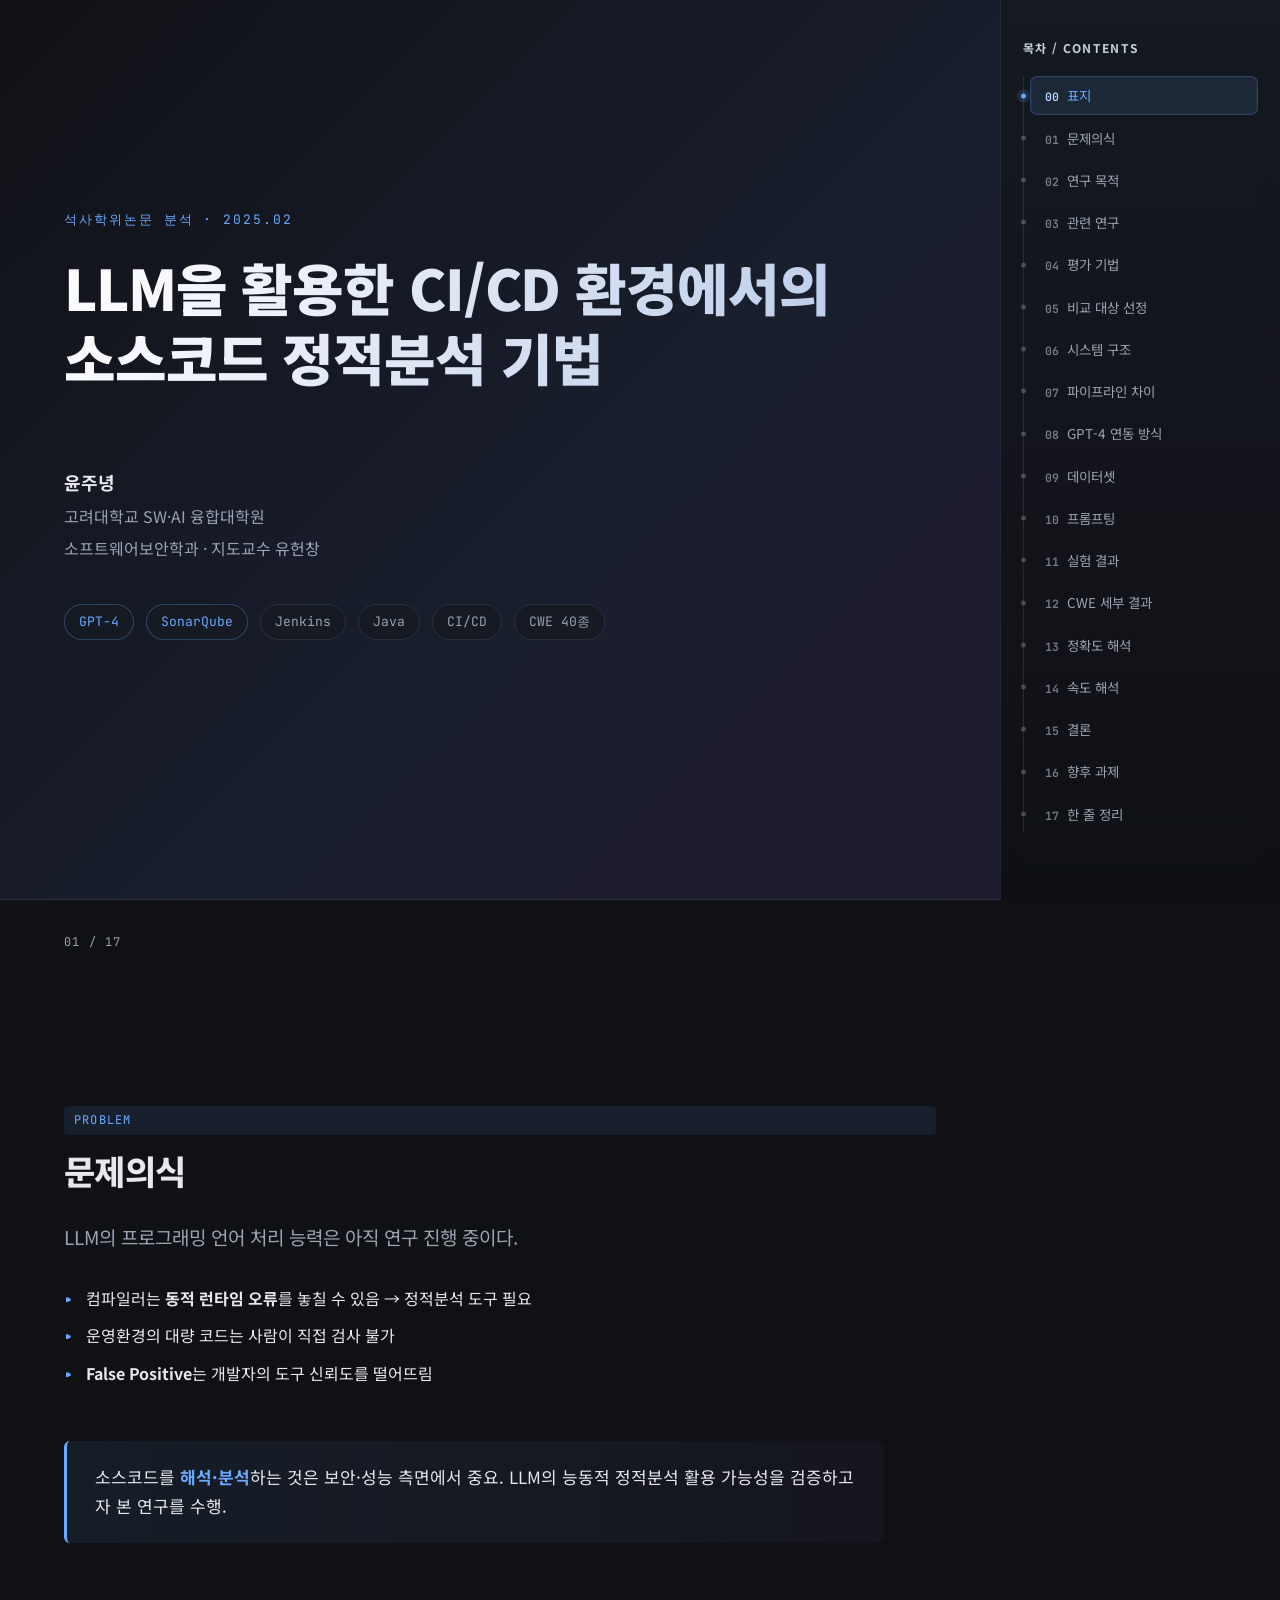
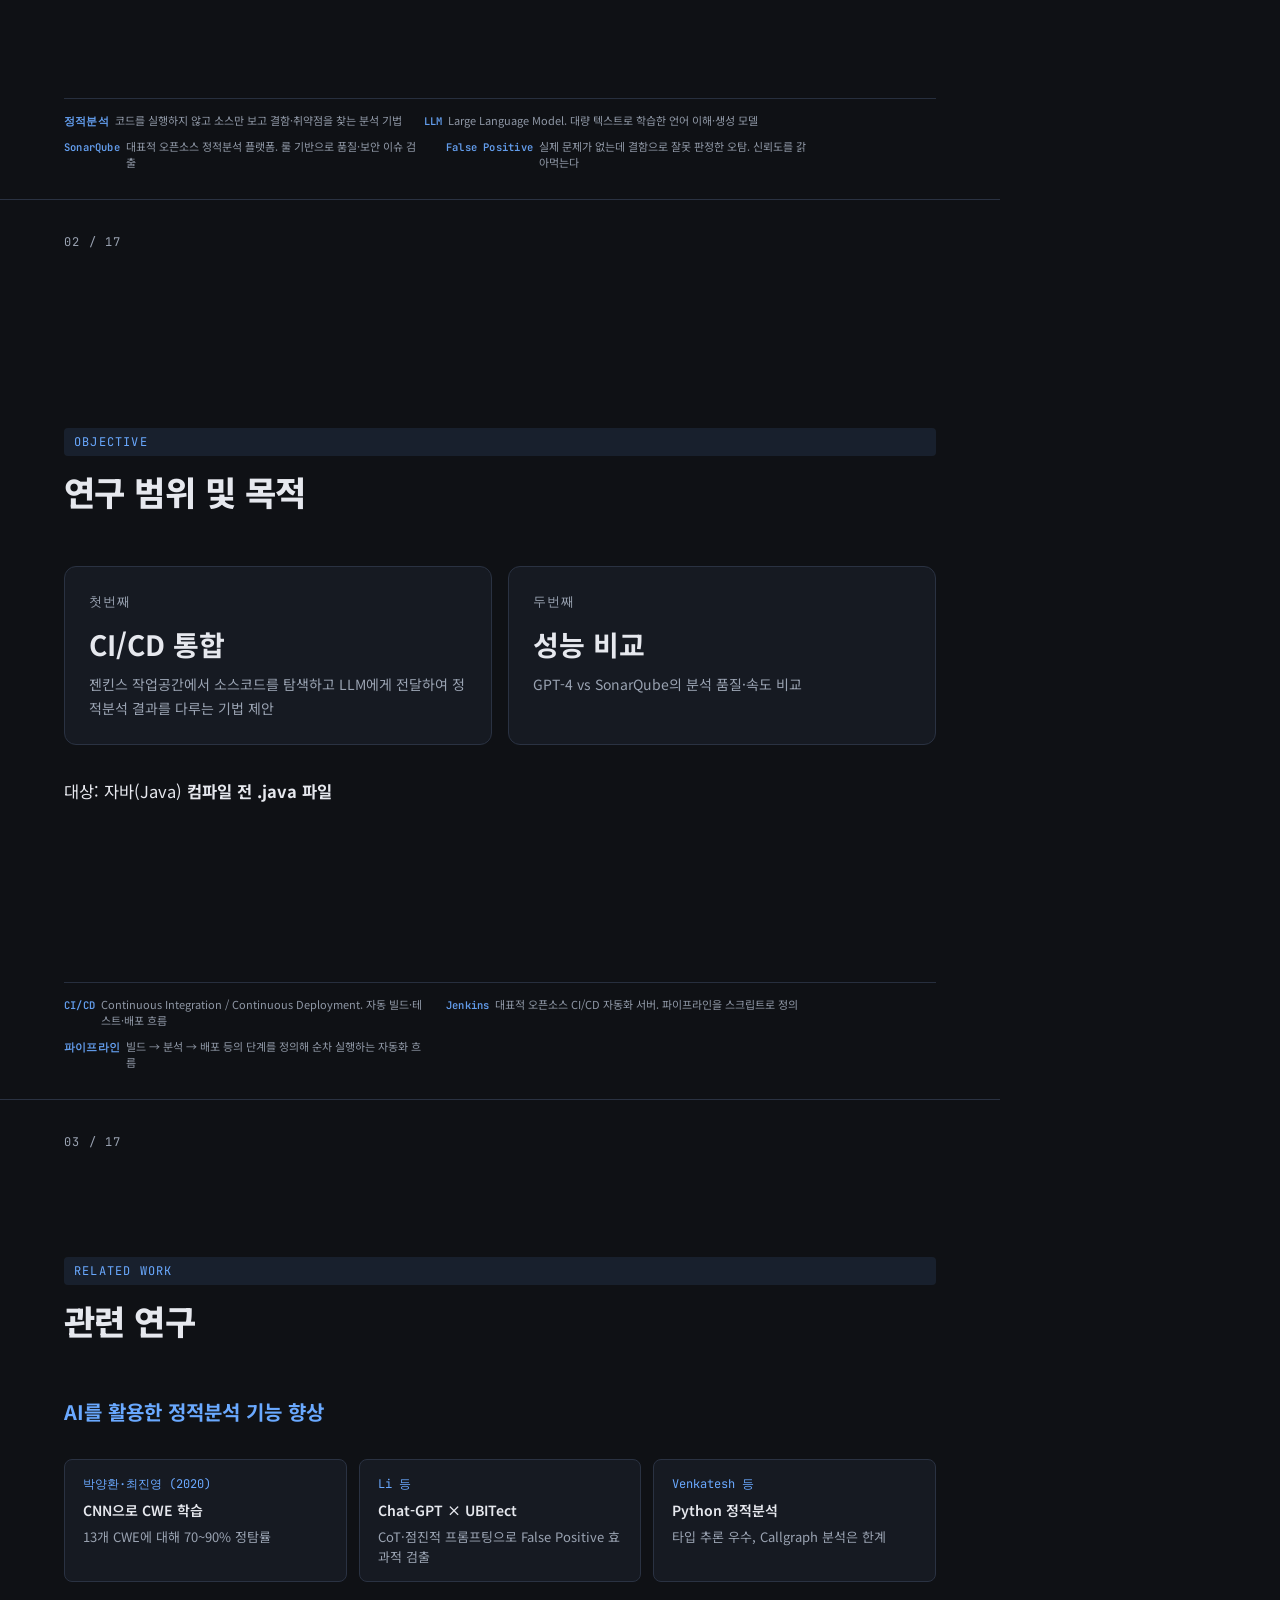
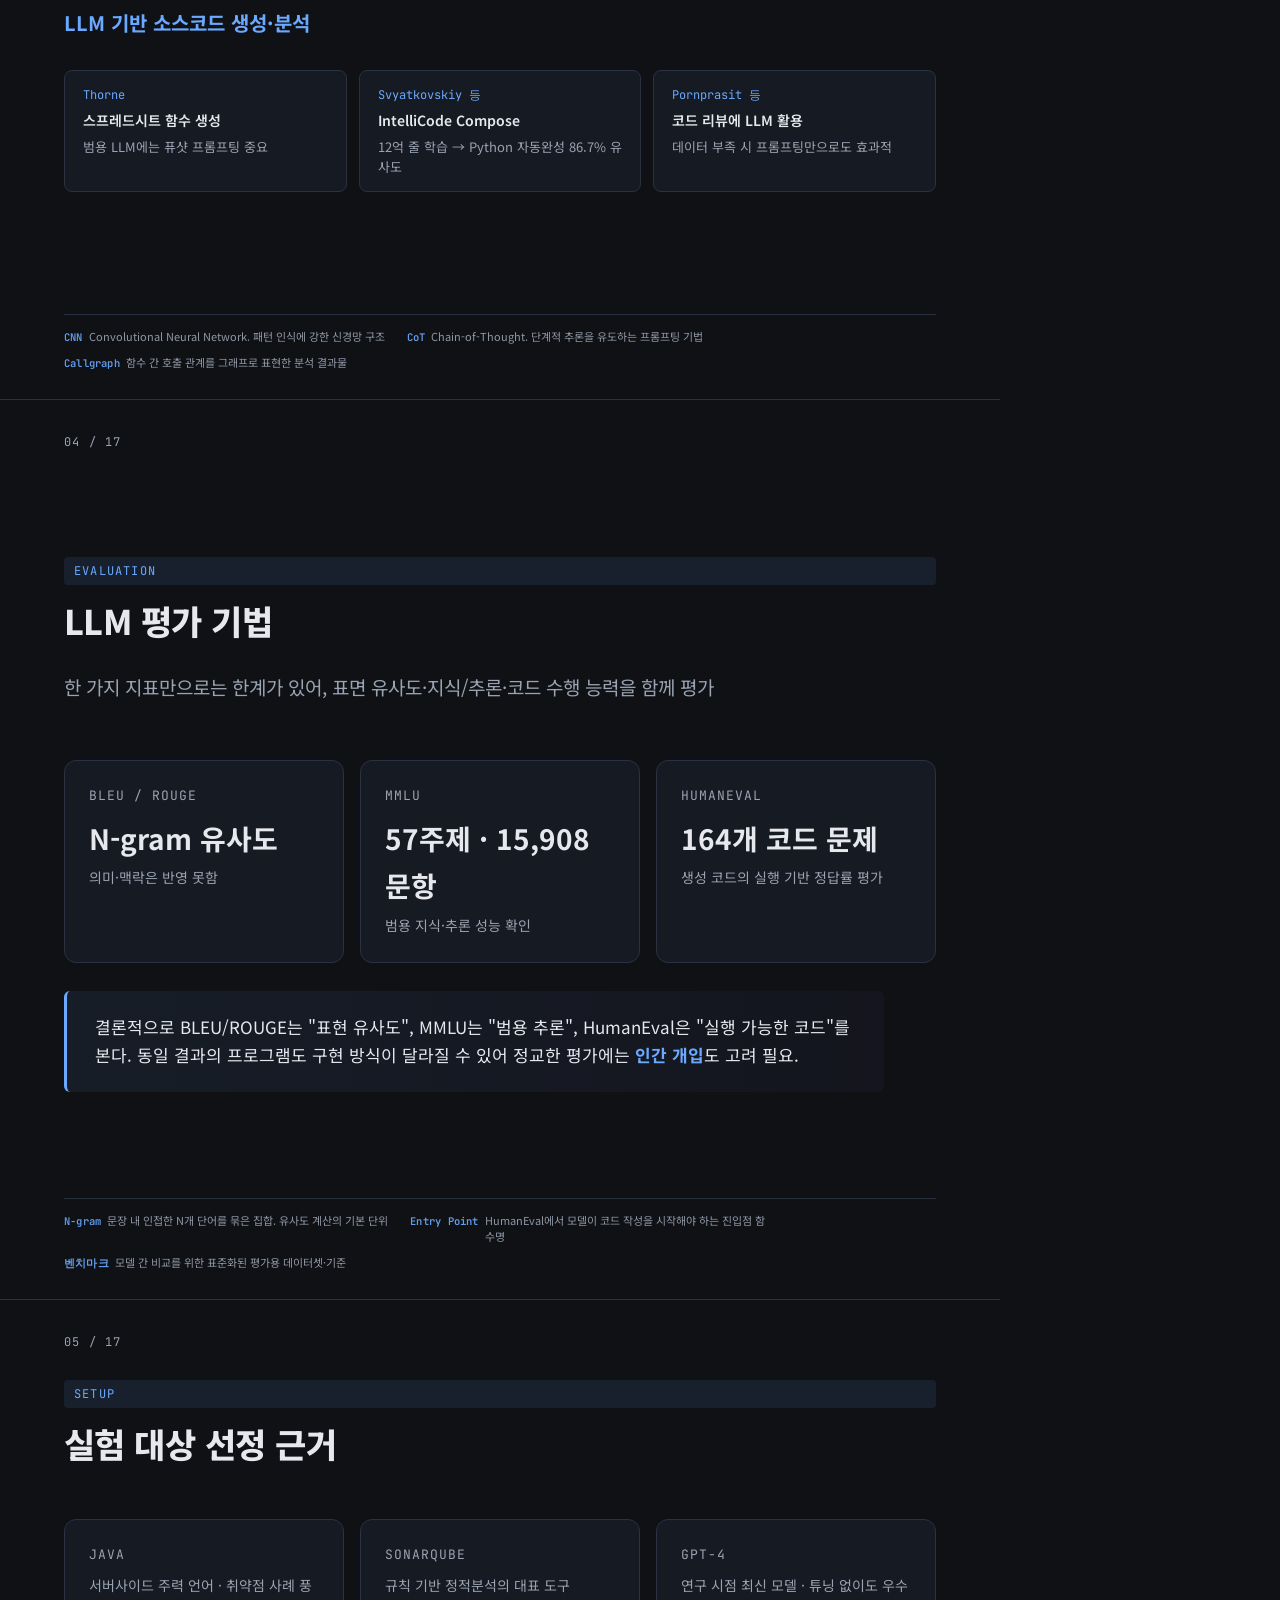
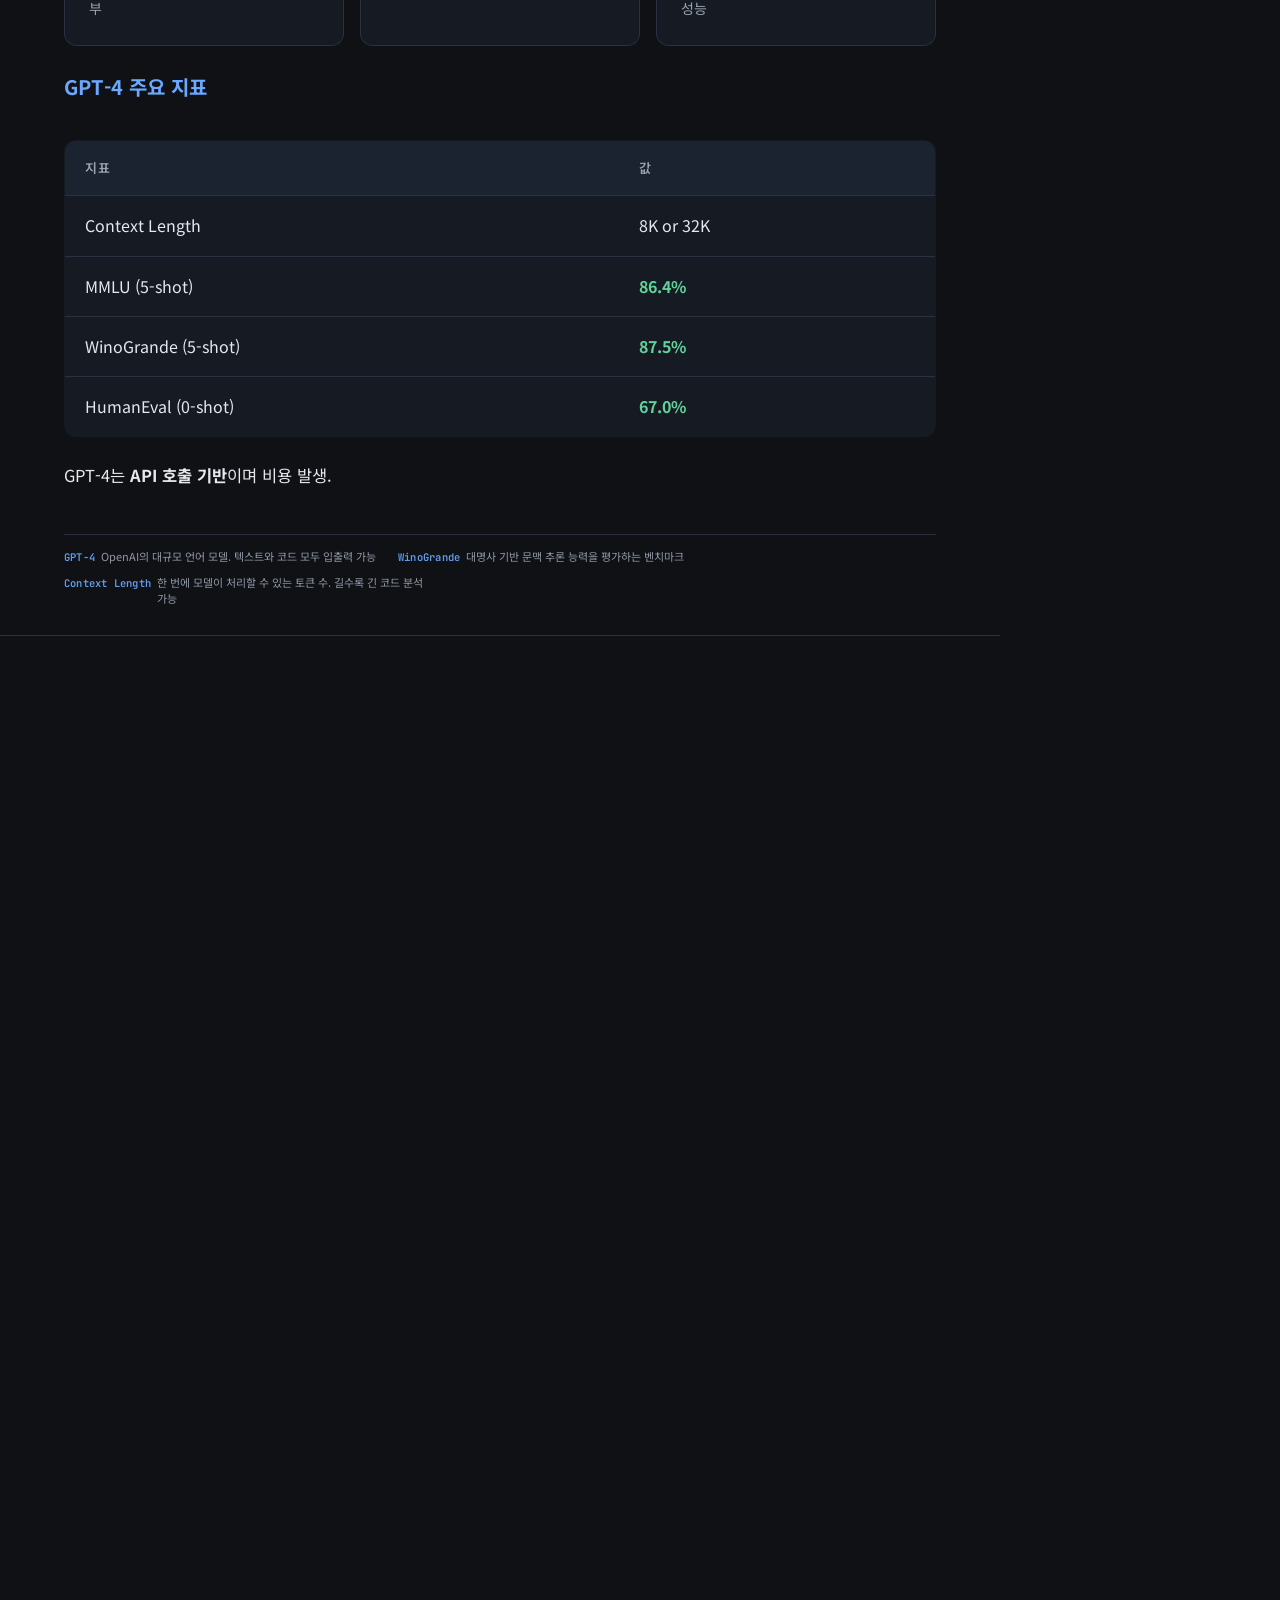
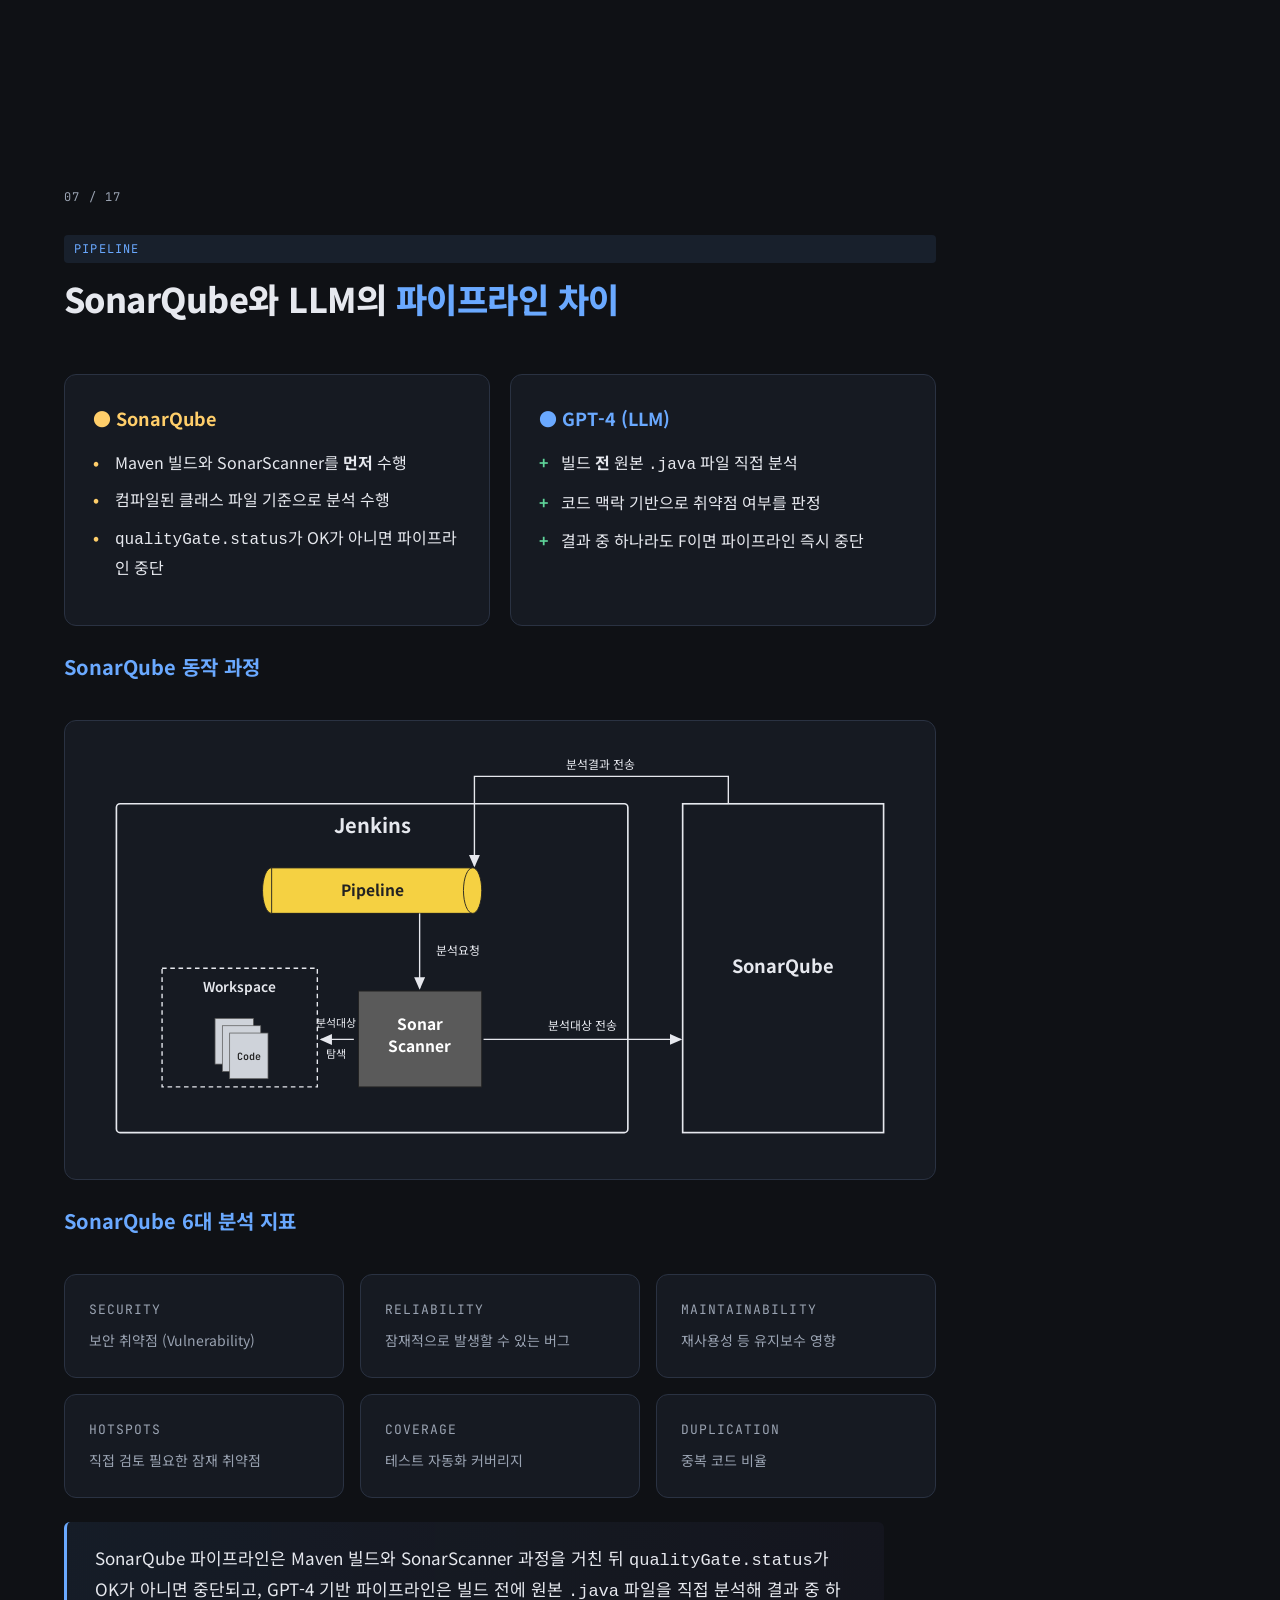
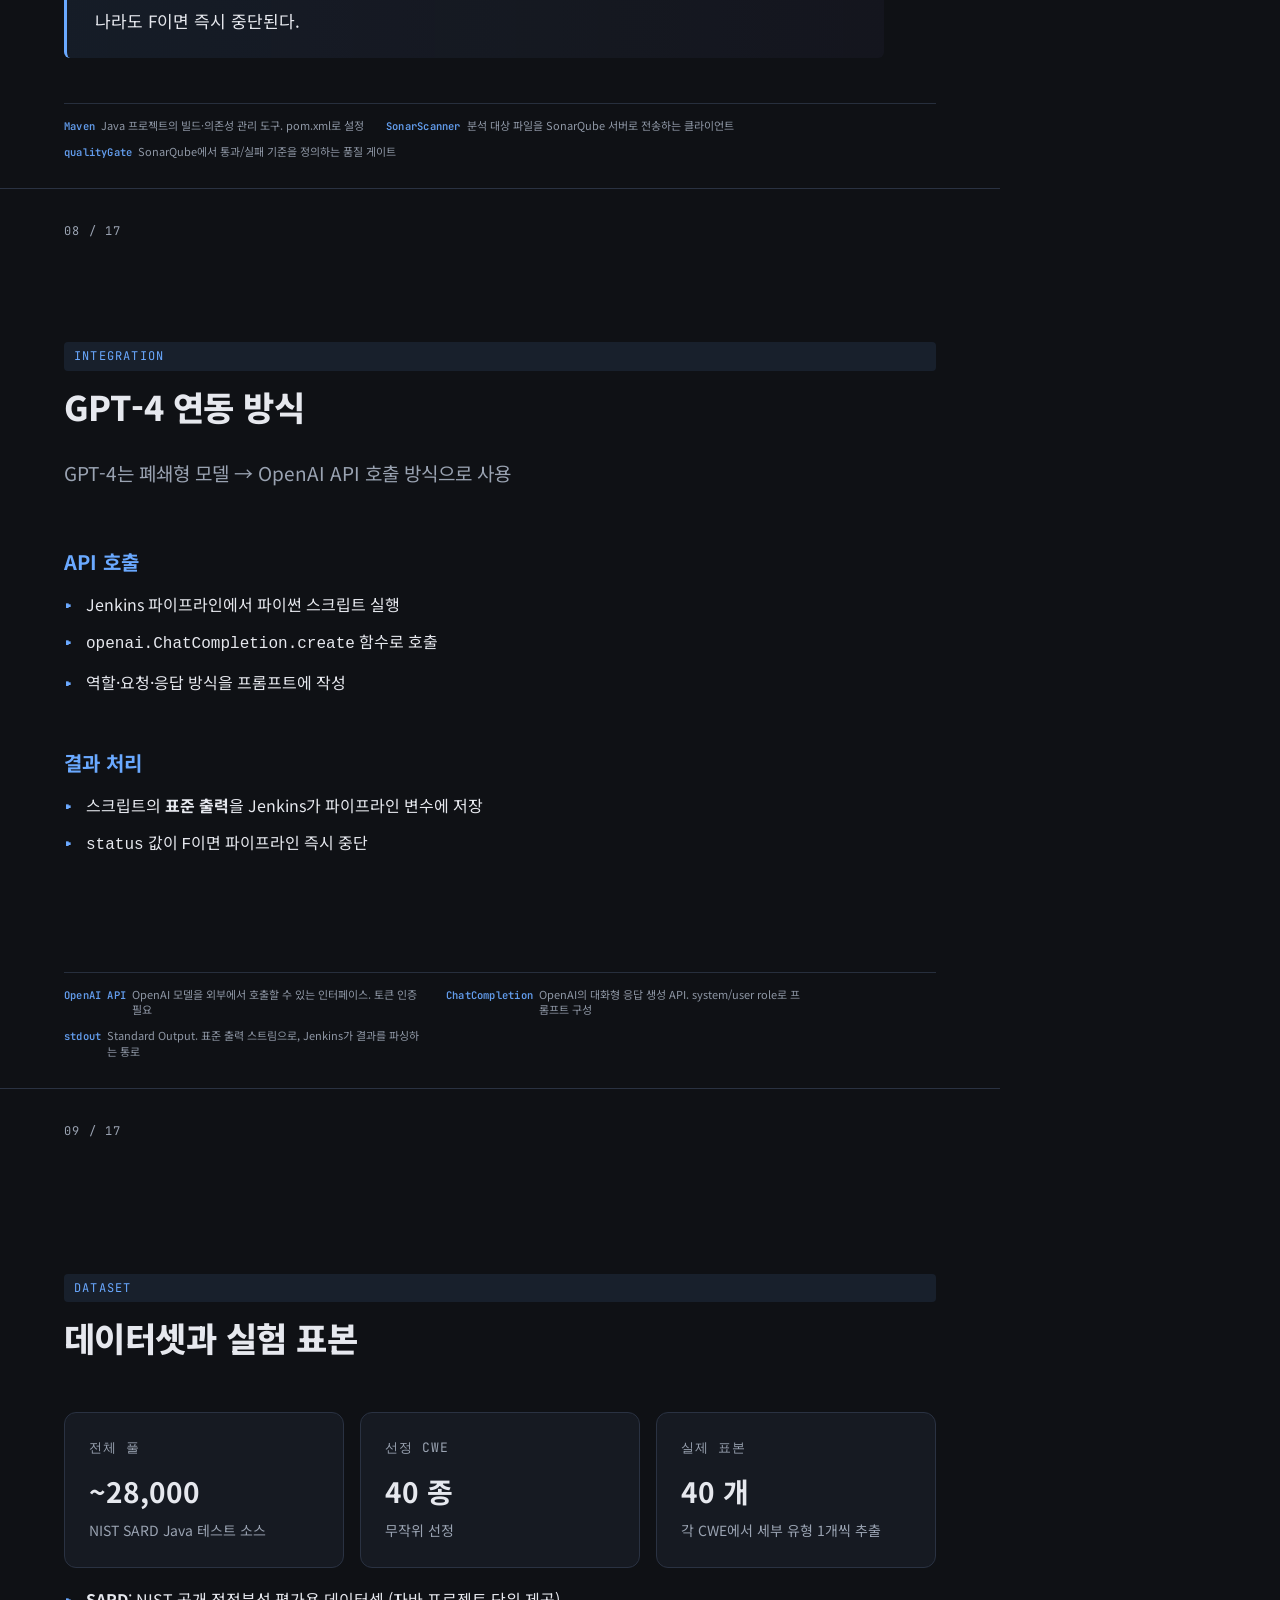
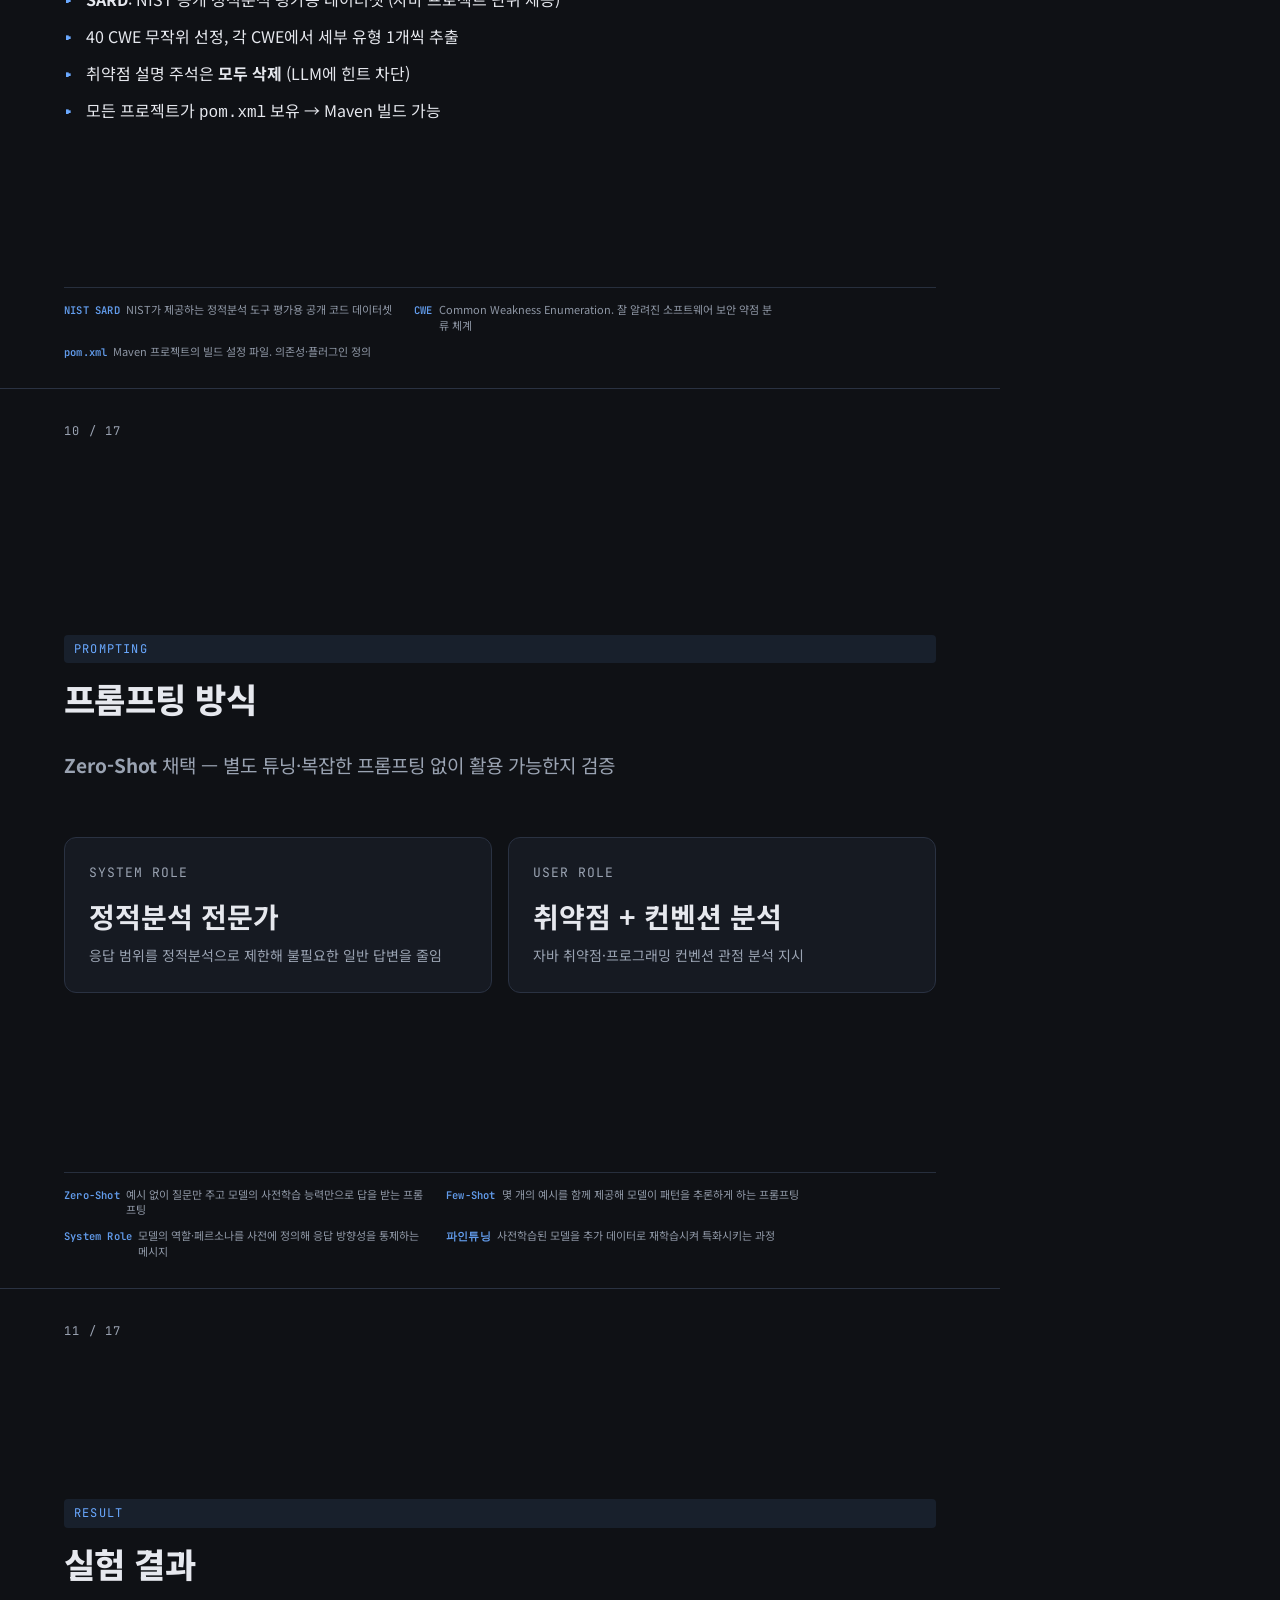
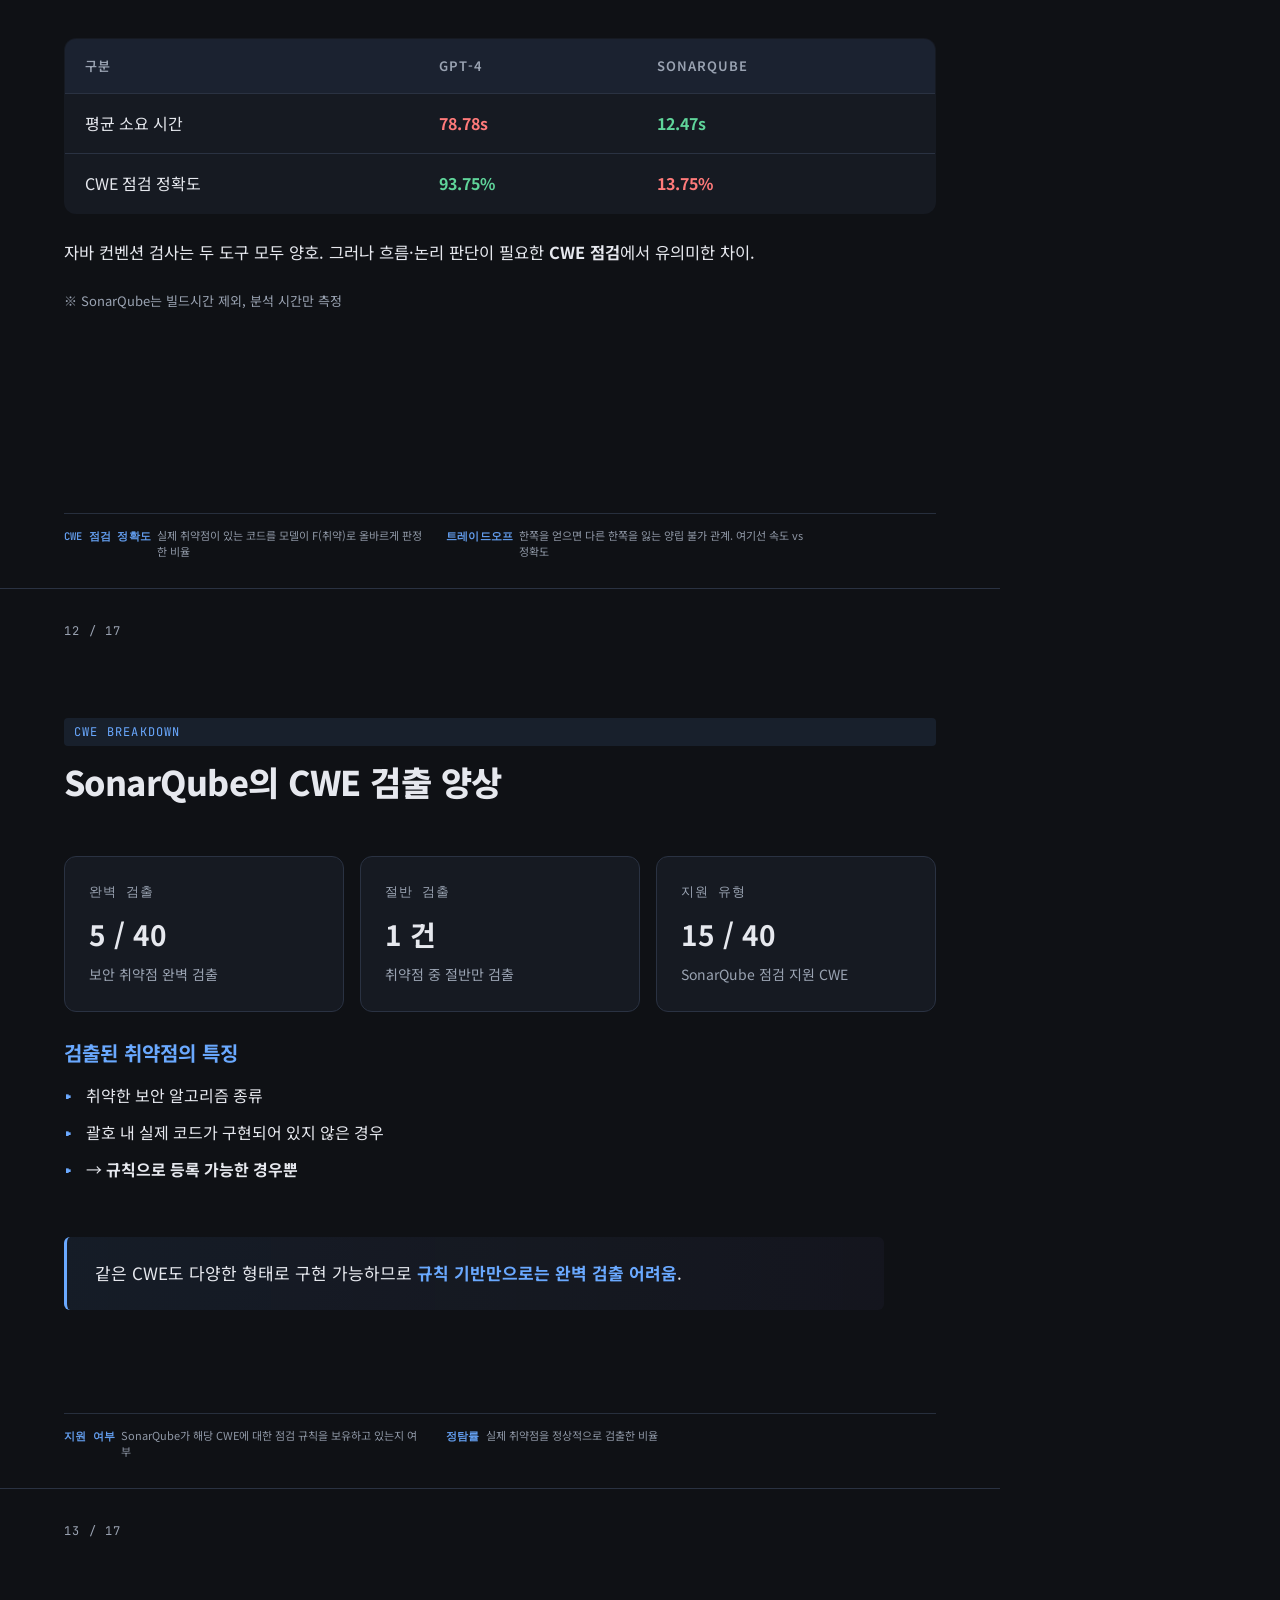
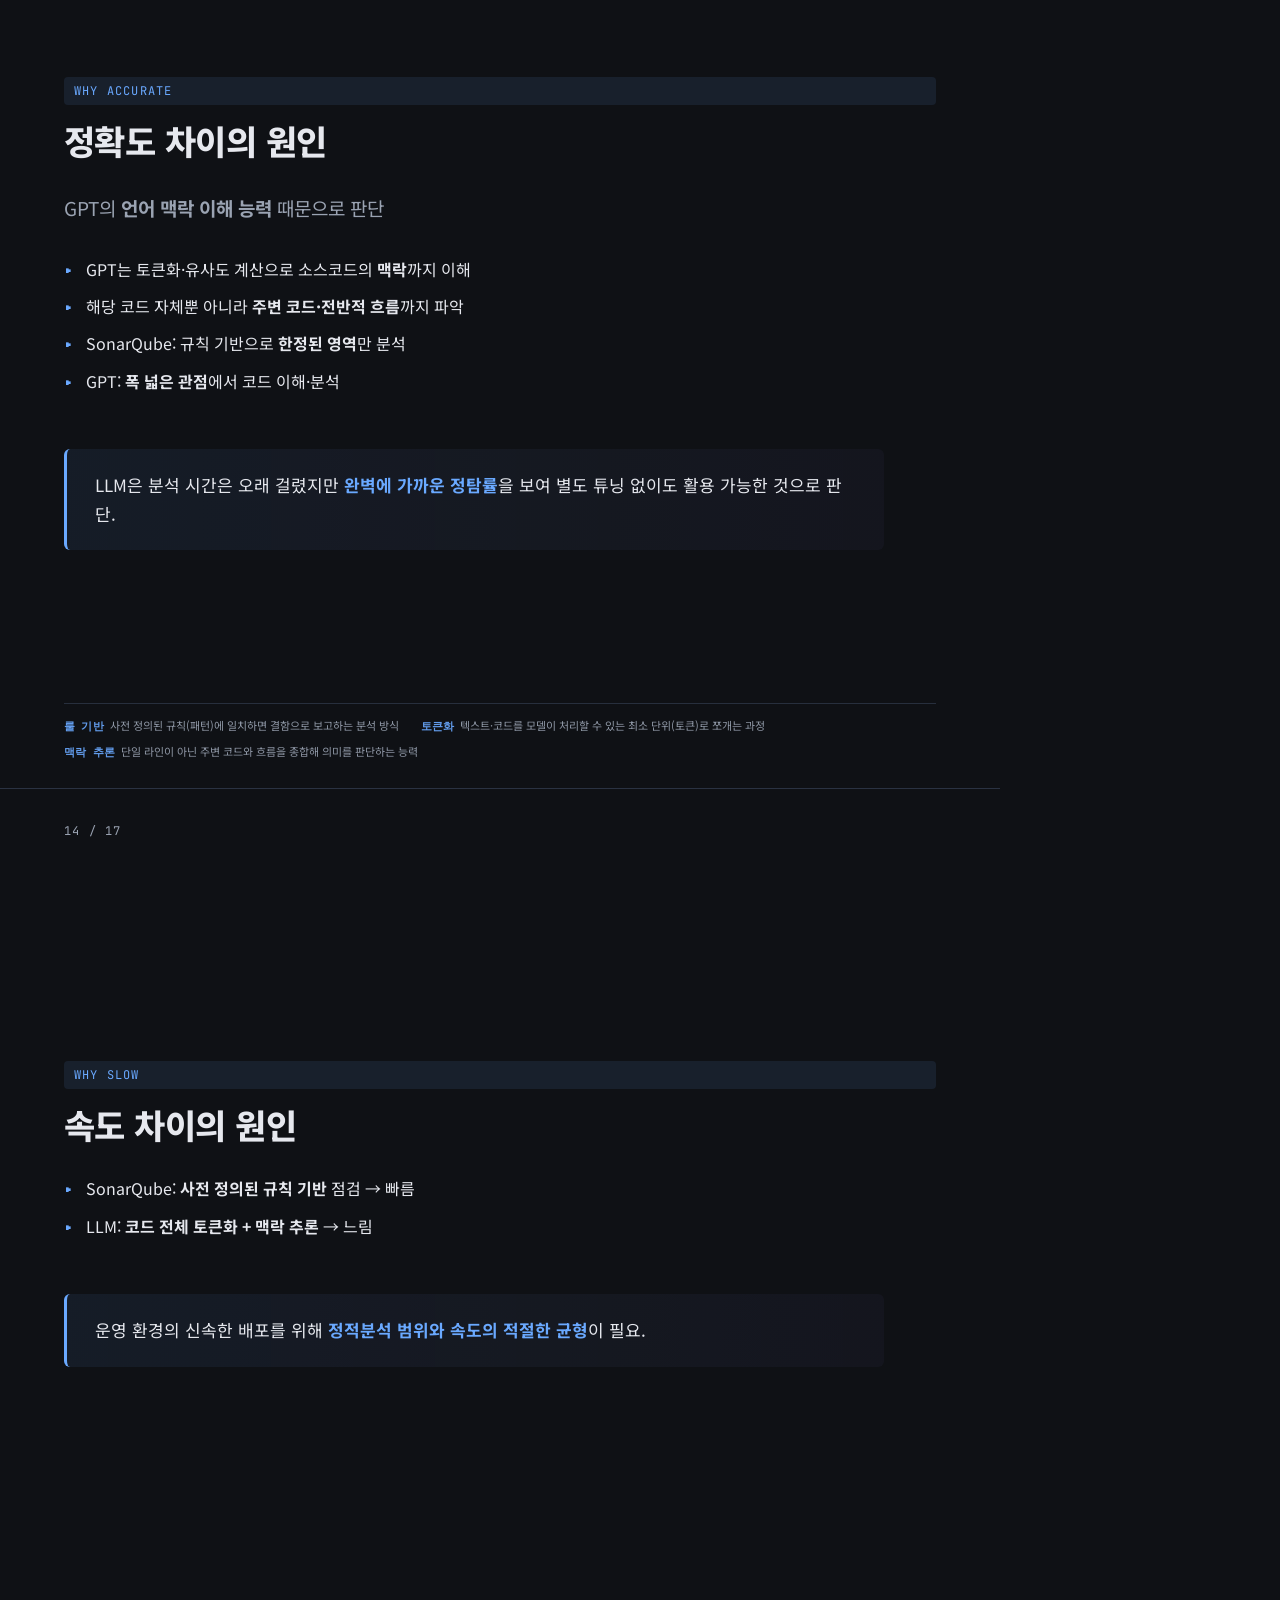
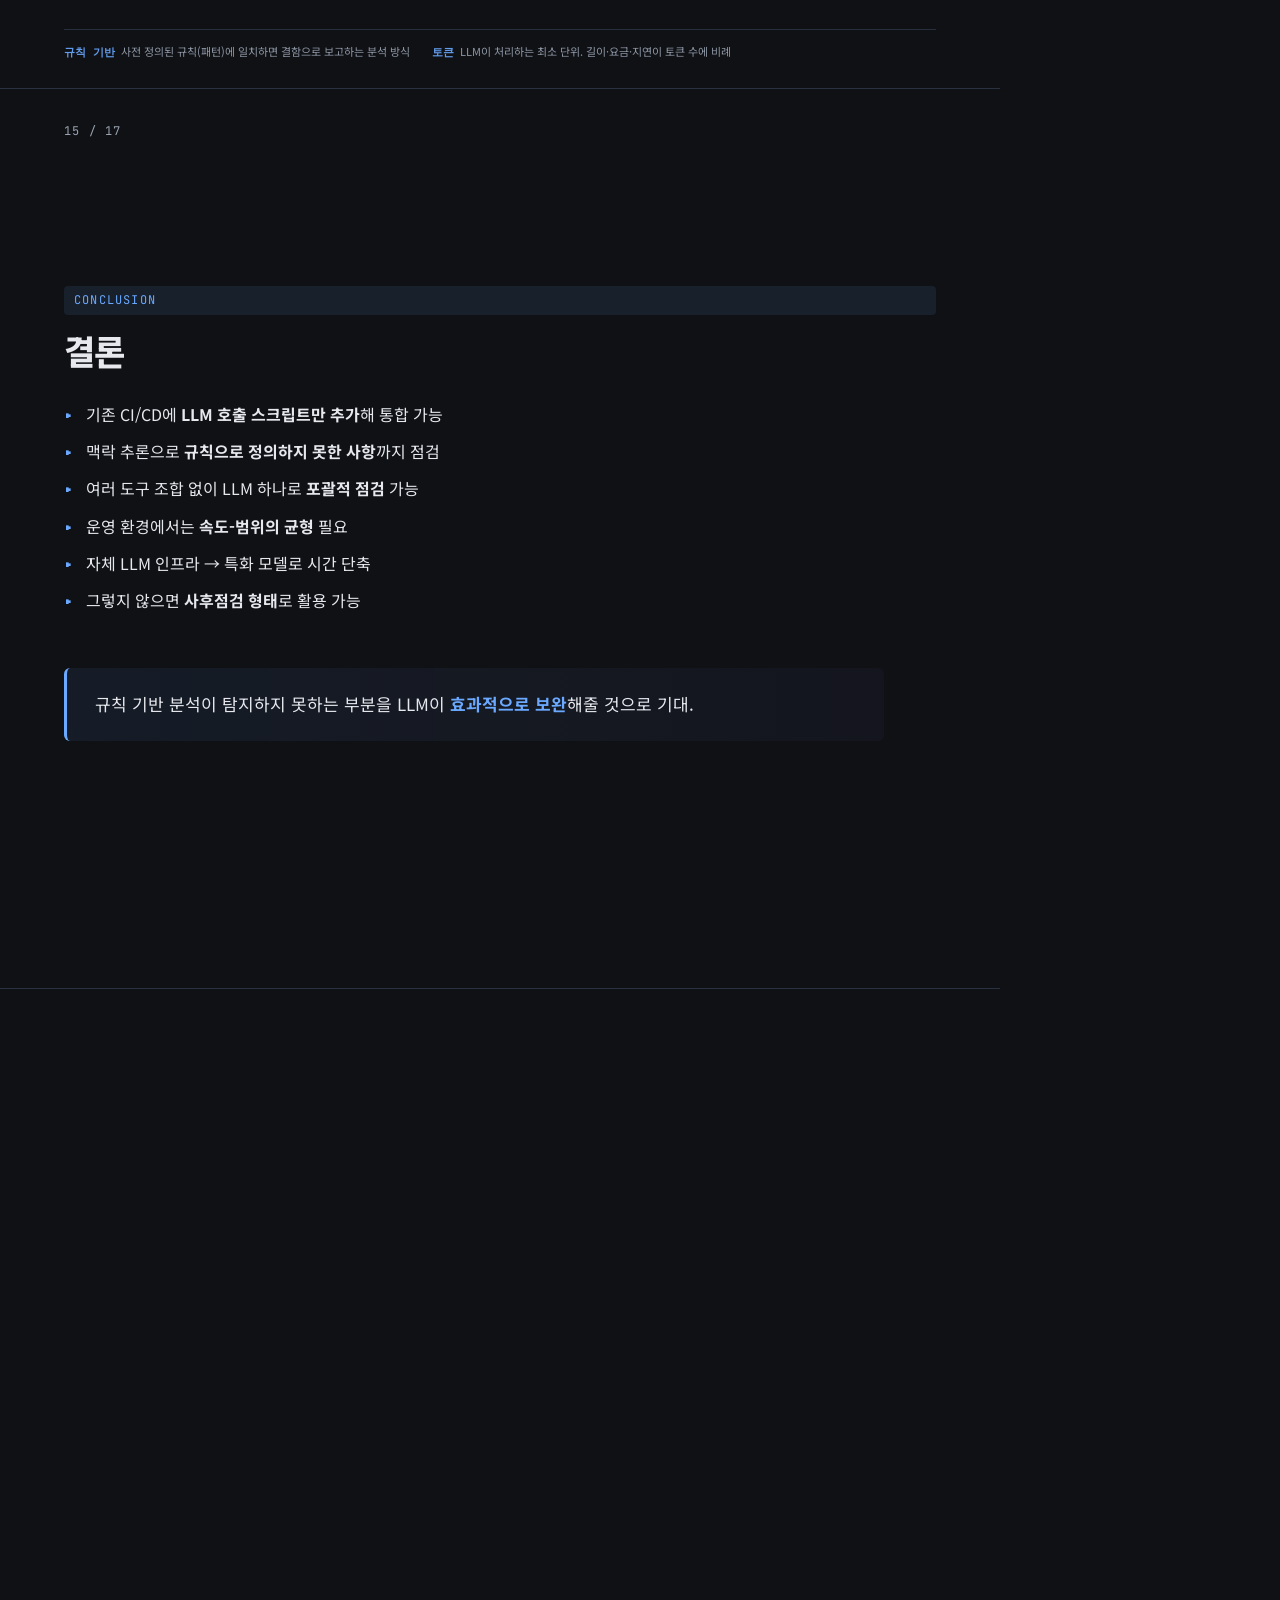
<file: index.html>
<!DOCTYPE html>
<html lang="ko">
<head>
<meta charset="UTF-8" />
<meta name="viewport" content="width=device-width, initial-scale=1.0" />
<title>LLM을 활용한 CI/CD 환경에서의 소스코드 정적분석 기법</title>
<link href="https://fonts.googleapis.com/css2?family=Noto+Sans+KR:wght@300;400;500;700;900&family=JetBrains+Mono:wght@400;600&display=swap" rel="stylesheet">
<link rel="stylesheet" href="styles.css">
</head>
<body>

<div class="layout">

  <main>

    <!-- 0: Cover -->
    <section class="slide cover" id="cover">
      <div class="label">석사학위논문 분석 · 2025.02</div>
      <h1>LLM을 활용한 CI/CD 환경에서의<br/>소스코드 정적분석 기법</h1>
      <div class="author">
        <strong>윤주녕</strong><br/>
        고려대학교 SW·AI 융합대학원<br/>
        소프트웨어보안학과 · 지도교수 유헌창
      </div>
      <div class="meta">
        <span class="chip accent">GPT-4</span>
        <span class="chip accent">SonarQube</span>
        <span class="chip">Jenkins</span>
        <span class="chip">Java</span>
        <span class="chip">CI/CD</span>
        <span class="chip">CWE 40종</span>
      </div>
    </section>

    <!-- 1: 문제의식 -->
    <section class="slide" id="problem">
      <div class="slide-number">01 / 17</div>
      <span class="tag">PROBLEM</span>
      <h2>문제의식</h2>
      <p class="lead">LLM의 프로그래밍 언어 처리 능력은 아직 연구 진행 중이다.</p>
      <ul>
        <li>컴파일러는 <strong>동적 런타임 오류</strong>를 놓칠 수 있음 → 정적분석 도구 필요</li>
        <li>운영환경의 대량 코드는 사람이 직접 검사 불가</li>
        <li><strong>False Positive</strong>는 개발자의 도구 신뢰도를 떨어뜨림</li>
      </ul>
      <div class="callout">
        소스코드를 <strong>해석·분석</strong>하는 것은 보안·성능 측면에서 중요. LLM의 능동적 정적분석 활용 가능성을 검증하고자 본 연구를 수행.
      </div>
      <div class="glossary">
        <div class="term"><span class="term-name">정적분석</span><span class="term-def">코드를 실행하지 않고 소스만 보고 결함·취약점을 찾는 분석 기법</span></div>
        <div class="term"><span class="term-name">LLM</span><span class="term-def">Large Language Model. 대량 텍스트로 학습한 언어 이해·생성 모델</span></div>
        <div class="term"><span class="term-name">SonarQube</span><span class="term-def">대표적 오픈소스 정적분석 플랫폼. 룰 기반으로 품질·보안 이슈 검출</span></div>
        <div class="term"><span class="term-name">False Positive</span><span class="term-def">실제 문제가 없는데 결함으로 잘못 판정한 오탐. 신뢰도를 갉아먹는다</span></div>
      </div>
    </section>

    <!-- 2: 연구 목적 -->
    <section class="slide" id="goal">
      <div class="slide-number">02 / 17</div>
      <span class="tag">OBJECTIVE</span>
      <h2>연구 범위 및 목적</h2>
      <div class="cards">
        <div class="card">
          <div class="card-title">첫번째</div>
          <div class="card-value">CI/CD 통합</div>
          <div class="card-desc">젠킨스 작업공간에서 소스코드를 탐색하고 LLM에게 전달하여 정적분석 결과를 다루는 기법 제안</div>
        </div>
        <div class="card">
          <div class="card-title">두번째</div>
          <div class="card-value">성능 비교</div>
          <div class="card-desc">GPT-4 vs SonarQube의 분석 품질·속도 비교</div>
        </div>
      </div>
      <p style="margin-top:32px;">대상: 자바(Java) <strong>컴파일 전 .java 파일</strong></p>
      <div class="glossary">
        <div class="term"><span class="term-name">CI/CD</span><span class="term-def">Continuous Integration / Continuous Deployment. 자동 빌드·테스트·배포 흐름</span></div>
        <div class="term"><span class="term-name">Jenkins</span><span class="term-def">대표적 오픈소스 CI/CD 자동화 서버. 파이프라인을 스크립트로 정의</span></div>
        <div class="term"><span class="term-name">파이프라인</span><span class="term-def">빌드 → 분석 → 배포 등의 단계를 정의해 순차 실행하는 자동화 흐름</span></div>
      </div>
    </section>

    <!-- 3: 관련 연구 -->
    <section class="slide" id="related">
      <div class="slide-number">03 / 17</div>
      <span class="tag">RELATED WORK</span>
      <h2>관련 연구</h2>

      <h3>AI를 활용한 정적분석 기능 향상</h3>
      <div class="refs">
        <div class="ref-card">
          <div class="ref-author">박양환·최진영 (2020)</div>
          <div class="ref-title">CNN으로 CWE 학습</div>
          <div class="ref-desc">13개 CWE에 대해 70~90% 정탐률</div>
        </div>
        <div class="ref-card">
          <div class="ref-author">Li 등</div>
          <div class="ref-title">Chat-GPT × UBITect</div>
          <div class="ref-desc">CoT·점진적 프롬프팅으로 False Positive 효과적 검출</div>
        </div>
        <div class="ref-card">
          <div class="ref-author">Venkatesh 등</div>
          <div class="ref-title">Python 정적분석</div>
          <div class="ref-desc">타입 추론 우수, Callgraph 분석은 한계</div>
        </div>
      </div>

      <h3>LLM 기반 소스코드 생성·분석</h3>
      <div class="refs">
        <div class="ref-card">
          <div class="ref-author">Thorne</div>
          <div class="ref-title">스프레드시트 함수 생성</div>
          <div class="ref-desc">범용 LLM에는 퓨샷 프롬프팅 중요</div>
        </div>
        <div class="ref-card">
          <div class="ref-author">Svyatkovskiy 등</div>
          <div class="ref-title">IntelliCode Compose</div>
          <div class="ref-desc">12억 줄 학습 → Python 자동완성 86.7% 유사도</div>
        </div>
        <div class="ref-card">
          <div class="ref-author">Pornprasit 등</div>
          <div class="ref-title">코드 리뷰에 LLM 활용</div>
          <div class="ref-desc">데이터 부족 시 프롬프팅만으로도 효과적</div>
        </div>
      </div>
      <div class="glossary">
        <div class="term"><span class="term-name">CNN</span><span class="term-def">Convolutional Neural Network. 패턴 인식에 강한 신경망 구조</span></div>
        <div class="term"><span class="term-name">CoT</span><span class="term-def">Chain-of-Thought. 단계적 추론을 유도하는 프롬프팅 기법</span></div>
        <div class="term"><span class="term-name">Callgraph</span><span class="term-def">함수 간 호출 관계를 그래프로 표현한 분석 결과물</span></div>
      </div>
    </section>

    <!-- 4: 평가 기법 -->
    <section class="slide" id="metrics">
      <div class="slide-number">04 / 17</div>
      <span class="tag">EVALUATION</span>
      <h2>LLM 평가 기법</h2>
      <p class="lead">한 가지 지표만으로는 한계가 있어, 표면 유사도·지식/추론·코드 수행 능력을 함께 평가</p>

      <div class="cards">
        <div class="card">
          <div class="card-title">BLEU / ROUGE</div>
          <div class="card-value">N-gram 유사도</div>
          <div class="card-desc">의미·맥락은 반영 못함</div>
        </div>
        <div class="card">
          <div class="card-title">MMLU</div>
          <div class="card-value">57주제 · 15,908문항</div>
          <div class="card-desc">범용 지식·추론 성능 확인</div>
        </div>
        <div class="card">
          <div class="card-title">HumanEval</div>
          <div class="card-value">164개 코드 문제</div>
          <div class="card-desc">생성 코드의 실행 기반 정답률 평가</div>
        </div>
      </div>

      <div class="callout">
        결론적으로 BLEU/ROUGE는 "표현 유사도", MMLU는 "범용 추론", HumanEval은 "실행 가능한 코드"를 본다. 동일 결과의 프로그램도 구현 방식이 달라질 수 있어 정교한 평가에는 <strong>인간 개입</strong>도 고려 필요.
      </div>
      <div class="glossary">
        <div class="term"><span class="term-name">N-gram</span><span class="term-def">문장 내 인접한 N개 단어를 묶은 집합. 유사도 계산의 기본 단위</span></div>
        <div class="term"><span class="term-name">Entry Point</span><span class="term-def">HumanEval에서 모델이 코드 작성을 시작해야 하는 진입점 함수명</span></div>
        <div class="term"><span class="term-name">벤치마크</span><span class="term-def">모델 간 비교를 위한 표준화된 평가용 데이터셋·기준</span></div>
      </div>
    </section>

    <!-- 5: 비교 대상 -->
    <section class="slide" id="why">
      <div class="slide-number">05 / 17</div>
      <span class="tag">SETUP</span>
      <h2>실험 대상 선정 근거</h2>
      <div class="cards">
        <div class="card">
          <div class="card-title">Java</div>
          <div class="card-desc">서버사이드 주력 언어 · 취약점 사례 풍부</div>
        </div>
        <div class="card">
          <div class="card-title">SonarQube</div>
          <div class="card-desc">규칙 기반 정적분석의 대표 도구</div>
        </div>
        <div class="card">
          <div class="card-title">GPT-4</div>
          <div class="card-desc">연구 시점 최신 모델 · 튜닝 없이도 우수 성능</div>
        </div>
      </div>

      <h3>GPT-4 주요 지표</h3>
      <table class="result-table">
        <thead>
          <tr><th>지표</th><th>값</th></tr>
        </thead>
        <tbody>
          <tr><td>Context Length</td><td>8K or 32K</td></tr>
          <tr><td>MMLU (5-shot)</td><td class="highlight-good">86.4%</td></tr>
          <tr><td>WinoGrande (5-shot)</td><td class="highlight-good">87.5%</td></tr>
          <tr><td>HumanEval (0-shot)</td><td class="highlight-good">67.0%</td></tr>
        </tbody>
      </table>

      <p style="margin-top:24px;">GPT-4는 <strong>API 호출 기반</strong>이며 비용 발생.</p>
      <div class="glossary">
        <div class="term"><span class="term-name">GPT-4</span><span class="term-def">OpenAI의 대규모 언어 모델. 텍스트와 코드 모두 입출력 가능</span></div>
        <div class="term"><span class="term-name">WinoGrande</span><span class="term-def">대명사 기반 문맥 추론 능력을 평가하는 벤치마크</span></div>
        <div class="term"><span class="term-name">Context Length</span><span class="term-def">한 번에 모델이 처리할 수 있는 토큰 수. 길수록 긴 코드 분석 가능</span></div>
      </div>
    </section>

    <!-- 6: 시스템 구조 -->
    <section class="slide" id="system">
      <div class="slide-number">06 / 17</div>
      <span class="tag">ARCHITECTURE</span>
      <h2>실험 시스템 구조</h2>
      <p class="lead">Proxmox 위 Ubuntu 22.04 VM 2대 + 외부 OpenAI API</p>

      <div class="arch">
        <svg viewBox="0 0 920 470" xmlns="http://www.w3.org/2000/svg">
          <defs>
            <marker id="arrSys" markerWidth="10" markerHeight="10" refX="8" refY="4" orient="auto">
              <polygon points="0 0, 9 4, 0 8" fill="#e6e8ee"/>
            </marker>
          </defs>

          <!-- Hypervisor outer box -->
          <rect x="20" y="30" width="580" height="420" fill="none" stroke="#e6e8ee" stroke-width="1.8"/>
          <text x="310" y="438" text-anchor="middle" fill="#9aa3b2" font-size="14" font-family="Noto Sans KR">Hypervisor</text>

          <!-- VM 1 dashed -->
          <rect x="48" y="55" width="524" height="175" fill="none" stroke="#e6e8ee" stroke-width="1.2" stroke-dasharray="5,4"/>
          <text x="310" y="222" text-anchor="middle" fill="#9aa3b2" font-size="13" font-family="Noto Sans KR">VM 1</text>

          <!-- GitLab box -->
          <rect x="80" y="80" width="130" height="125" fill="none" stroke="#e6e8ee" stroke-width="1.2"/>
          <text x="145" y="105" text-anchor="middle" fill="#e6e8ee" font-size="14" font-family="Noto Sans KR" font-weight="700">GitLab</text>
          <g>
            <rect x="118" y="128" width="44" height="52" fill="#cfd3da" stroke="#5a5a5a" stroke-width="0.8"/>
            <rect x="126" y="136" width="44" height="52" fill="#cfd3da" stroke="#5a5a5a" stroke-width="0.8"/>
            <rect x="134" y="144" width="44" height="52" fill="#cfd3da" stroke="#5a5a5a" stroke-width="0.8"/>
            <text x="156" y="175" text-anchor="middle" fill="#222" font-size="11" font-family="JetBrains Mono" font-weight="600">Code</text>
          </g>

          <!-- Jenkins box -->
          <rect x="270" y="80" width="220" height="125" fill="none" stroke="#e6e8ee" stroke-width="1.2"/>
          <text x="380" y="105" text-anchor="middle" fill="#e6e8ee" font-size="14" font-family="Noto Sans KR" font-weight="700">Jenkins</text>

          <!-- LLM cylinder (dark blue) -->
          <g>
            <ellipse cx="295" cy="138" rx="7" ry="14" fill="#1e2c5f" stroke="#222"/>
            <rect x="295" y="124" width="180" height="28" fill="#1e2c5f" stroke="#222"/>
            <ellipse cx="475" cy="138" rx="7" ry="14" fill="#1e2c5f" stroke="#222"/>
            <line x1="295" y1="124" x2="475" y2="124" stroke="#222"/>
            <line x1="295" y1="152" x2="475" y2="152" stroke="#222"/>
            <text x="385" y="143" text-anchor="middle" fill="#fff" font-size="14" font-family="Noto Sans KR" font-weight="700">LLM</text>
          </g>

          <!-- SonarQube cylinder (yellow) -->
          <g>
            <ellipse cx="295" cy="180" rx="7" ry="14" fill="#f5d142" stroke="#222"/>
            <rect x="295" y="166" width="180" height="28" fill="#f5d142" stroke="#222"/>
            <ellipse cx="475" cy="180" rx="7" ry="14" fill="#f5d142" stroke="#222"/>
            <line x1="295" y1="166" x2="475" y2="166" stroke="#222"/>
            <line x1="295" y1="194" x2="475" y2="194" stroke="#222"/>
            <text x="385" y="185" text-anchor="middle" fill="#222" font-size="14" font-family="Noto Sans KR" font-weight="700">SonarQube</text>
          </g>

          <!-- VM 2 dashed -->
          <rect x="48" y="270" width="524" height="145" fill="none" stroke="#e6e8ee" stroke-width="1.2" stroke-dasharray="5,4"/>
          <text x="310" y="408" text-anchor="middle" fill="#9aa3b2" font-size="13" font-family="Noto Sans KR">VM 2</text>

          <!-- SonarQube in VM 2 -->
          <rect x="200" y="305" width="180" height="75" fill="none" stroke="#e6e8ee" stroke-width="1.2"/>
          <text x="290" y="350" text-anchor="middle" fill="#e6e8ee" font-size="15" font-family="Noto Sans KR" font-weight="700">SonarQube</text>

          <!-- LLM Platform outer box -->
          <rect x="650" y="30" width="250" height="420" fill="none" stroke="#e6e8ee" stroke-width="1.8"/>
          <text x="775" y="438" text-anchor="middle" fill="#9aa3b2" font-size="14" font-family="Noto Sans KR">LLM Platform</text>

          <!-- API + GPT-4 box -->
          <rect x="690" y="180" width="170" height="120" fill="none" stroke="#e6e8ee" stroke-width="1.2"/>
          <rect x="690" y="180" width="24" height="120" fill="#1a1a1a" stroke="#222"/>
          <text x="702" y="240" text-anchor="middle" fill="#fff" font-size="11" font-family="JetBrains Mono" font-weight="700" transform="rotate(-90 702 240)">API</text>
          <text x="788" y="247" text-anchor="middle" fill="#e6e8ee" font-size="20" font-family="Noto Sans KR" font-weight="700">GPT-4</text>

          <!-- Arrows -->
          <!-- GitLab → Jenkins -->
          <line x1="212" y1="140" x2="267" y2="140" stroke="#e6e8ee" stroke-width="1.5" marker-end="url(#arrSys)"/>

          <!-- LLM cylinder → GPT-4 API -->
          <line x1="487" y1="138" x2="687" y2="220" stroke="#e6e8ee" stroke-width="1.5" marker-end="url(#arrSys)"/>

          <!-- SonarQube cylinder → VM 2 SonarQube (U-shape) -->
          <path d="M 487 180 L 595 180 L 595 342 L 384 342" stroke="#e6e8ee" stroke-width="1.5" fill="none" marker-end="url(#arrSys)"/>
        </svg>
      </div>

      <div class="cards">
        <div class="card">
          <div class="card-title">VM 1</div>
          <div class="card-value">GitLab + Jenkins</div>
          <div class="card-desc">GitLab + Jenkins 동거</div>
        </div>
        <div class="card">
          <div class="card-title">VM 2</div>
          <div class="card-value">SonarQube</div>
          <div class="card-desc">정적분석 전용</div>
        </div>
        <div class="card">
          <div class="card-title">External</div>
          <div class="card-value">GPT-4 API</div>
          <div class="card-desc">OpenAI API 호출</div>
        </div>
      </div>

      <div class="glossary">
        <div class="term"><span class="term-name">Proxmox</span><span class="term-def">오픈소스 베어메탈 가상화 하이퍼바이저. VM·컨테이너 관리</span></div>
        <div class="term"><span class="term-name">GitLab</span><span class="term-def">Git 기반의 코드 저장소·DevOps 플랫폼. 폐쇄망 구축 가능</span></div>
        <div class="term"><span class="term-name">Webhook</span><span class="term-def">특정 이벤트 발생 시 외부 시스템에 HTTP 요청을 자동 전송하는 메커니즘</span></div>
      </div>
    </section>

    <!-- 7: 두 파이프라인 비교 -->
    <section class="slide" id="pipelines">
      <div class="slide-number">07 / 17</div>
      <span class="tag">PIPELINE</span>
      <h2>SonarQube와 LLM의 <span class="accent">파이프라인 차이</span></h2>
      <div class="compare">
        <div class="col sonar">
          <h4>● SonarQube</h4>
          <ul>
            <li>Maven 빌드와 SonarScanner를 <strong>먼저</strong> 수행</li>
            <li>컴파일된 클래스 파일 기준으로 분석 수행</li>
            <li><code>qualityGate.status</code>가 OK가 아니면 파이프라인 중단</li>
          </ul>
        </div>
        <div class="col gpt">
          <h4>● GPT-4 (LLM)</h4>
          <ul>
            <li>빌드 <strong>전</strong> 원본 <code>.java</code> 파일 직접 분석</li>
            <li>코드 맥락 기반으로 취약점 여부를 판정</li>
            <li>결과 중 하나라도 F이면 파이프라인 즉시 중단</li>
          </ul>
        </div>
      </div>

      <h3>SonarQube 동작 과정</h3>
      <div class="arch">
        <svg viewBox="0 0 900 440" xmlns="http://www.w3.org/2000/svg">
          <defs>
            <marker id="arrSn" markerWidth="10" markerHeight="10" refX="8" refY="4" orient="auto">
              <polygon points="0 0, 9 4, 0 8" fill="#e6e8ee"/>
            </marker>
          </defs>

          <!-- Jenkins outer container -->
          <rect x="30" y="60" width="560" height="360" rx="4" fill="none" stroke="#e6e8ee" stroke-width="1.8"/>
          <text x="310" y="92" text-anchor="middle" fill="#e6e8ee" font-size="22" font-family="Noto Sans KR" font-weight="700">Jenkins</text>

          <!-- Pipeline cylinder (yellow) -->
          <g>
            <ellipse cx="200" cy="155" rx="10" ry="25" fill="#f5d142" stroke="#222" stroke-width="1"/>
            <rect x="200" y="130" width="220" height="50" fill="#f5d142" stroke="#222" stroke-width="1"/>
            <ellipse cx="420" cy="155" rx="10" ry="25" fill="#f5d142" stroke="#222" stroke-width="1"/>
            <line x1="200" y1="130" x2="420" y2="130" stroke="#222" stroke-width="1"/>
            <line x1="200" y1="180" x2="420" y2="180" stroke="#222" stroke-width="1"/>
            <text x="310" y="161" text-anchor="middle" fill="#222" font-size="17" font-family="Noto Sans KR" font-weight="700">Pipeline</text>
          </g>

          <!-- Workspace dashed box -->
          <rect x="80" y="240" width="170" height="130" fill="none" stroke="#e6e8ee" stroke-width="1.5" stroke-dasharray="5,4"/>
          <text x="165" y="266" text-anchor="middle" fill="#e6e8ee" font-size="15" font-family="Noto Sans KR" font-weight="600">Workspace</text>
          <!-- Code file icons -->
          <g>
            <rect x="138" y="295" width="42" height="50" fill="#cfd3da" stroke="#5a5a5a" stroke-width="0.8"/>
            <rect x="146" y="303" width="42" height="50" fill="#cfd3da" stroke="#5a5a5a" stroke-width="0.8"/>
            <rect x="154" y="311" width="42" height="50" fill="#cfd3da" stroke="#5a5a5a" stroke-width="0.8"/>
            <text x="175" y="340" text-anchor="middle" fill="#222" font-size="11" font-family="JetBrains Mono" font-weight="600">Code</text>
          </g>

          <!-- Sonar Scanner -->
          <rect x="295" y="265" width="135" height="105" fill="#5a5a5a" stroke="#222" stroke-width="1"/>
          <text x="362" y="308" text-anchor="middle" fill="#fff" font-size="17" font-family="Noto Sans KR" font-weight="700">Sonar</text>
          <text x="362" y="332" text-anchor="middle" fill="#fff" font-size="17" font-family="Noto Sans KR" font-weight="700">Scanner</text>

          <!-- SonarQube outer box -->
          <rect x="650" y="60" width="220" height="360" fill="none" stroke="#e6e8ee" stroke-width="1.8"/>
          <text x="760" y="245" text-anchor="middle" fill="#e6e8ee" font-size="20" font-family="Noto Sans KR" font-weight="700">SonarQube</text>

          <!-- ① 분석요청: Pipeline → Sonar Scanner -->
          <line x1="362" y1="180" x2="362" y2="262" stroke="#e6e8ee" stroke-width="1.5" marker-end="url(#arrSn)"/>
          <text x="380" y="226" fill="#e6e8ee" font-size="13" font-family="Noto Sans KR">분석요청</text>

          <!-- ② 분석대상 탐색: Sonar Scanner → Workspace -->
          <line x1="290" y1="318" x2="254" y2="318" stroke="#e6e8ee" stroke-width="1.5" marker-end="url(#arrSn)"/>
          <text x="270" y="304" text-anchor="middle" fill="#e6e8ee" font-size="12" font-family="Noto Sans KR">분석대상</text>
          <text x="270" y="338" text-anchor="middle" fill="#e6e8ee" font-size="12" font-family="Noto Sans KR">탐색</text>

          <!-- ③ 분석대상 전송: Sonar Scanner → SonarQube -->
          <line x1="432" y1="318" x2="648" y2="318" stroke="#e6e8ee" stroke-width="1.5" marker-end="url(#arrSn)"/>
          <text x="540" y="308" text-anchor="middle" fill="#e6e8ee" font-size="13" font-family="Noto Sans KR">분석대상 전송</text>

          <!-- ④ 분석결과 전송: SonarQube → Pipeline (top route) -->
          <path d="M 700 60 L 700 30 L 422 30 L 422 128" stroke="#e6e8ee" stroke-width="1.5" fill="none" marker-end="url(#arrSn)"/>
          <text x="560" y="22" text-anchor="middle" fill="#e6e8ee" font-size="13" font-family="Noto Sans KR">분석결과 전송</text>
        </svg>
      </div>

      <h3>SonarQube 6대 분석 지표</h3>
      <div class="cards">
        <div class="card">
          <div class="card-title">Security</div>
          <div class="card-desc">보안 취약점 (Vulnerability)</div>
        </div>
        <div class="card">
          <div class="card-title">Reliability</div>
          <div class="card-desc">잠재적으로 발생할 수 있는 버그</div>
        </div>
        <div class="card">
          <div class="card-title">Maintainability</div>
          <div class="card-desc">재사용성 등 유지보수 영향</div>
        </div>
        <div class="card">
          <div class="card-title">Hotspots</div>
          <div class="card-desc">직접 검토 필요한 잠재 취약점</div>
        </div>
        <div class="card">
          <div class="card-title">Coverage</div>
          <div class="card-desc">테스트 자동화 커버리지</div>
        </div>
        <div class="card">
          <div class="card-title">Duplication</div>
          <div class="card-desc">중복 코드 비율</div>
        </div>
      </div>

      <div class="callout" style="margin-top:24px;">
        SonarQube 파이프라인은 Maven 빌드와 SonarScanner 과정을 거친 뒤 <code>qualityGate.status</code>가 OK가 아니면 중단되고, GPT-4 기반 파이프라인은 빌드 전에 원본 <code>.java</code> 파일을 직접 분석해 결과 중 하나라도 F이면 즉시 중단된다.
      </div>
      <div class="glossary">
        <div class="term"><span class="term-name">Maven</span><span class="term-def">Java 프로젝트의 빌드·의존성 관리 도구. pom.xml로 설정</span></div>
        <div class="term"><span class="term-name">SonarScanner</span><span class="term-def">분석 대상 파일을 SonarQube 서버로 전송하는 클라이언트</span></div>
        <div class="term"><span class="term-name">qualityGate</span><span class="term-def">SonarQube에서 통과/실패 기준을 정의하는 품질 게이트</span></div>
      </div>
    </section>

    <!-- 8: GPT-4 연동 -->
    <section class="slide" id="integration">
      <div class="slide-number">08 / 17</div>
      <span class="tag">INTEGRATION</span>
      <h2>GPT-4 연동 방식</h2>
      <p class="lead">GPT-4는 폐쇄형 모델 → OpenAI API 호출 방식으로 사용</p>

      <h3>API 호출</h3>
      <ul>
        <li>Jenkins 파이프라인에서 파이썬 스크립트 실행</li>
        <li><code>openai.ChatCompletion.create</code> 함수로 호출</li>
        <li>역할·요청·응답 방식을 프롬프트에 작성</li>
      </ul>

      <h3>결과 처리</h3>
      <ul>
        <li>스크립트의 <strong>표준 출력</strong>을 Jenkins가 파이프라인 변수에 저장</li>
        <li><code>status</code> 값이 <code>F</code>이면 파이프라인 즉시 중단</li>
      </ul>

      <div class="glossary">
        <div class="term"><span class="term-name">OpenAI API</span><span class="term-def">OpenAI 모델을 외부에서 호출할 수 있는 인터페이스. 토큰 인증 필요</span></div>
        <div class="term"><span class="term-name">ChatCompletion</span><span class="term-def">OpenAI의 대화형 응답 생성 API. system/user role로 프롬프트 구성</span></div>
        <div class="term"><span class="term-name">stdout</span><span class="term-def">Standard Output. 표준 출력 스트림으로, Jenkins가 결과를 파싱하는 통로</span></div>
      </div>
    </section>

    <!-- 9: 데이터셋 -->
    <section class="slide" id="dataset">
      <div class="slide-number">09 / 17</div>
      <span class="tag">DATASET</span>
      <h2>데이터셋과 실험 표본</h2>
      <div class="cards">
        <div class="card">
          <div class="card-title">전체 풀</div>
          <div class="card-value">~28,000</div>
          <div class="card-desc">NIST SARD Java 테스트 소스</div>
        </div>
        <div class="card">
          <div class="card-title">선정 CWE</div>
          <div class="card-value">40 종</div>
          <div class="card-desc">무작위 선정</div>
        </div>
        <div class="card">
          <div class="card-title">실제 표본</div>
          <div class="card-value">40 개</div>
          <div class="card-desc">각 CWE에서 세부 유형 1개씩 추출</div>
        </div>
      </div>

      <ul style="margin-top:18px;">
        <li><strong>SARD</strong>: NIST 공개 정적분석 평가용 데이터셋 (자바 프로젝트 단위 제공)</li>
        <li>40 CWE 무작위 선정, 각 CWE에서 세부 유형 1개씩 추출</li>
        <li>취약점 설명 주석은 <strong>모두 삭제</strong> (LLM에 힌트 차단)</li>
        <li>모든 프로젝트가 <code>pom.xml</code> 보유 → Maven 빌드 가능</li>
      </ul>
      <div class="glossary">
        <div class="term"><span class="term-name">NIST SARD</span><span class="term-def">NIST가 제공하는 정적분석 도구 평가용 공개 코드 데이터셋</span></div>
        <div class="term"><span class="term-name">CWE</span><span class="term-def">Common Weakness Enumeration. 잘 알려진 소프트웨어 보안 약점 분류 체계</span></div>
        <div class="term"><span class="term-name">pom.xml</span><span class="term-def">Maven 프로젝트의 빌드 설정 파일. 의존성·플러그인 정의</span></div>
      </div>
    </section>

    <!-- 10: 프롬프팅 -->
    <section class="slide" id="prompt">
      <div class="slide-number">10 / 17</div>
      <span class="tag">PROMPTING</span>
      <h2>프롬프팅 방식</h2>
      <p class="lead"><strong>Zero-Shot</strong> 채택 — 별도 튜닝·복잡한 프롬프팅 없이 활용 가능한지 검증</p>

      <div class="cards">
        <div class="card">
          <div class="card-title">System Role</div>
          <div class="card-value">정적분석 전문가</div>
          <div class="card-desc">응답 범위를 정적분석으로 제한해 불필요한 일반 답변을 줄임</div>
        </div>
        <div class="card">
          <div class="card-title">User Role</div>
          <div class="card-value">취약점 + 컨벤션 분석</div>
          <div class="card-desc">자바 취약점·프로그래밍 컨벤션 관점 분석 지시</div>
        </div>
      </div>

      <div class="glossary">
        <div class="term"><span class="term-name">Zero-Shot</span><span class="term-def">예시 없이 질문만 주고 모델의 사전학습 능력만으로 답을 받는 프롬프팅</span></div>
        <div class="term"><span class="term-name">Few-Shot</span><span class="term-def">몇 개의 예시를 함께 제공해 모델이 패턴을 추론하게 하는 프롬프팅</span></div>
        <div class="term"><span class="term-name">System Role</span><span class="term-def">모델의 역할·페르소나를 사전에 정의해 응답 방향성을 통제하는 메시지</span></div>
        <div class="term"><span class="term-name">파인튜닝</span><span class="term-def">사전학습된 모델을 추가 데이터로 재학습시켜 특화시키는 과정</span></div>
      </div>
    </section>

    <!-- 11: 실험 결과 -->
    <section class="slide" id="result">
      <div class="slide-number">11 / 17</div>
      <span class="tag">RESULT</span>
      <h2>실험 결과</h2>
      <table class="result-table">
        <thead>
          <tr>
            <th>구분</th>
            <th>GPT-4</th>
            <th>SonarQube</th>
          </tr>
        </thead>
        <tbody>
          <tr>
            <td>평균 소요 시간</td>
            <td class="highlight-bad">78.78s</td>
            <td class="highlight-good">12.47s</td>
          </tr>
          <tr>
            <td>CWE 점검 정확도</td>
            <td class="highlight-good">93.75%</td>
            <td class="highlight-bad">13.75%</td>
          </tr>
        </tbody>
      </table>
      <p style="margin-top:24px;">자바 컨벤션 검사는 두 도구 모두 양호. 그러나 흐름·논리 판단이 필요한 <strong>CWE 점검</strong>에서 유의미한 차이.</p>
      <p style="font-size:13px; color:var(--muted); margin-top:8px;">※ SonarQube는 빌드시간 제외, 분석 시간만 측정</p>
      <div class="glossary">
        <div class="term"><span class="term-name">CWE 점검 정확도</span><span class="term-def">실제 취약점이 있는 코드를 모델이 F(취약)로 올바르게 판정한 비율</span></div>
        <div class="term"><span class="term-name">트레이드오프</span><span class="term-def">한쪽을 얻으면 다른 한쪽을 잃는 양립 불가 관계. 여기선 속도 vs 정확도</span></div>
      </div>
    </section>

    <!-- 12: 세부 CWE 결과 -->
    <section class="slide" id="cwe-detail">
      <div class="slide-number">12 / 17</div>
      <span class="tag">CWE BREAKDOWN</span>
      <h2>SonarQube의 CWE 검출 양상</h2>

      <div class="cards">
        <div class="card">
          <div class="card-title">완벽 검출</div>
          <div class="card-value">5 / 40</div>
          <div class="card-desc">보안 취약점 완벽 검출</div>
        </div>
        <div class="card">
          <div class="card-title">절반 검출</div>
          <div class="card-value">1 건</div>
          <div class="card-desc">취약점 중 절반만 검출</div>
        </div>
        <div class="card">
          <div class="card-title">지원 유형</div>
          <div class="card-value">15 / 40</div>
          <div class="card-desc">SonarQube 점검 지원 CWE</div>
        </div>
      </div>

      <h3>검출된 취약점의 특징</h3>
      <ul>
        <li>취약한 보안 알고리즘 종류</li>
        <li>괄호 내 실제 코드가 구현되어 있지 않은 경우</li>
        <li>→ <strong>규칙으로 등록 가능한 경우뿐</strong></li>
      </ul>

      <div class="callout">
        같은 CWE도 다양한 형태로 구현 가능하므로 <strong>규칙 기반만으로는 완벽 검출 어려움</strong>.
      </div>

      <div class="glossary">
        <div class="term"><span class="term-name">지원 여부</span><span class="term-def">SonarQube가 해당 CWE에 대한 점검 규칙을 보유하고 있는지 여부</span></div>
        <div class="term"><span class="term-name">정탐률</span><span class="term-def">실제 취약점을 정상적으로 검출한 비율</span></div>
      </div>
    </section>

    <!-- 13: 정확도 해석 -->
    <section class="slide" id="accuracy">
      <div class="slide-number">13 / 17</div>
      <span class="tag">WHY ACCURATE</span>
      <h2>정확도 차이의 원인</h2>
      <p class="lead">GPT의 <strong>언어 맥락 이해 능력</strong> 때문으로 판단</p>

      <ul>
        <li>GPT는 토큰화·유사도 계산으로 소스코드의 <strong>맥락</strong>까지 이해</li>
        <li>해당 코드 자체뿐 아니라 <strong>주변 코드·전반적 흐름</strong>까지 파악</li>
        <li>SonarQube: 규칙 기반으로 <strong>한정된 영역</strong>만 분석</li>
        <li>GPT: <strong>폭 넓은 관점</strong>에서 코드 이해·분석</li>
      </ul>

      <div class="callout">
        LLM은 분석 시간은 오래 걸렸지만 <strong>완벽에 가까운 정탐률</strong>을 보여 별도 튜닝 없이도 활용 가능한 것으로 판단.
      </div>
      <div class="glossary">
        <div class="term"><span class="term-name">룰 기반</span><span class="term-def">사전 정의된 규칙(패턴)에 일치하면 결함으로 보고하는 분석 방식</span></div>
        <div class="term"><span class="term-name">토큰화</span><span class="term-def">텍스트·코드를 모델이 처리할 수 있는 최소 단위(토큰)로 쪼개는 과정</span></div>
        <div class="term"><span class="term-name">맥락 추론</span><span class="term-def">단일 라인이 아닌 주변 코드와 흐름을 종합해 의미를 판단하는 능력</span></div>
      </div>
    </section>

    <!-- 14: 속도 해석 -->
    <section class="slide" id="speed">
      <div class="slide-number">14 / 17</div>
      <span class="tag">WHY SLOW</span>
      <h2>속도 차이의 원인</h2>
      <ul>
        <li>SonarQube: <strong>사전 정의된 규칙 기반</strong> 점검 → 빠름</li>
        <li>LLM: <strong>코드 전체 토큰화 + 맥락 추론</strong> → 느림</li>
      </ul>
      <div class="callout">
        운영 환경의 신속한 배포를 위해 <strong>정적분석 범위와 속도의 적절한 균형</strong>이 필요.
      </div>
      <div class="glossary">
        <div class="term"><span class="term-name">규칙 기반</span><span class="term-def">사전 정의된 규칙(패턴)에 일치하면 결함으로 보고하는 분석 방식</span></div>
        <div class="term"><span class="term-name">토큰</span><span class="term-def">LLM이 처리하는 최소 단위. 길이·요금·지연이 토큰 수에 비례</span></div>
      </div>
    </section>

    <!-- 15: 결론 -->
    <section class="slide" id="conclusion">
      <div class="slide-number">15 / 17</div>
      <span class="tag">CONCLUSION</span>
      <h2>결론</h2>
      <ul>
        <li>기존 CI/CD에 <strong>LLM 호출 스크립트만 추가</strong>해 통합 가능</li>
        <li>맥락 추론으로 <strong>규칙으로 정의하지 못한 사항</strong>까지 점검</li>
        <li>여러 도구 조합 없이 LLM 하나로 <strong>포괄적 점검</strong> 가능</li>
        <li>운영 환경에서는 <strong>속도-범위의 균형</strong> 필요</li>
        <li>자체 LLM 인프라 → 특화 모델로 시간 단축</li>
        <li>그렇지 않으면 <strong>사후점검 형태</strong>로 활용 가능</li>
      </ul>
      <div class="callout">
        규칙 기반 분석이 탐지하지 못하는 부분을 LLM이 <strong>효과적으로 보완</strong>해줄 것으로 기대.
      </div>
    </section>

    <!-- 16: 향후 과제 -->
    <section class="slide" id="future">
      <div class="slide-number">16 / 17</div>
      <span class="tag">FUTURE WORK</span>
      <h2>내가 저자라면: 연구 발전 방향</h2>
      <p class="lead">속도·정확도·재현성을 동시에 높이기 위한 후속 연구 계획</p>

      <div class="cards">
        <div class="card">
          <div class="card-title">과제 1</div>
          <div class="card-value">데이터셋 확대</div>
          <div class="card-desc">Java 중심 결과를 Python·C/C++ 및 CWE 유형 확장으로 일반화 검증</div>
        </div>
        <div class="card">
          <div class="card-title">과제 2</div>
          <div class="card-value">프롬프트 고도화</div>
          <div class="card-desc">Zero-Shot 대비 Few-Shot·규칙 결합 프롬프트의 정탐률/오탐률 비교</div>
        </div>
        <div class="card">
          <div class="card-title">과제 3</div>
          <div class="card-value">비용-성능 최적화</div>
          <div class="card-desc">모델별 정확도·지연·비용을 함께 측정해 CI/CD 적용 임계값 설계</div>
        </div>
        <div class="card">
          <div class="card-title">과제 4</div>
          <div class="card-value">운영 검증 체계</div>
          <div class="card-desc">재현 가능한 벤치마크 파이프라인과 로그 대시보드로 현장 적용성 검증</div>
        </div>
      </div>
    </section>

    <!-- 17: 한 줄 정리 -->
    <section class="slide final" id="summary">
      <div class="slide-number">17 / 17</div>
      <span class="tag">TL;DR</span>
      <h1>한 줄로 정리하면</h1>
      <div class="final-quote">
        GPT-4가 SonarQube 대비
        <span class="em">정확도 93.75% vs 13.75%</span>로 높았으나,
        <span class="em">속도 78.78s vs 12.47s</span>로 더 느렸다.
      </div>
      <p style="margin-top:32px; max-width:820px;">
        LLM은 튜닝 없이도 활용 가능하며, 규칙 기반이 탐지하지 못하는 부분을 <strong>효과적으로 보완</strong>해줄 것으로 기대된다.
      </p>
    </section>

  </main>

  <!-- Sidebar -->
  <aside class="sidebar">
    <div class="sidebar-title">목차 / Contents</div>
    <ul class="nav-list">
      <li><a href="#cover"><span class="nav-num">00</span>표지</a></li>
      <li><a href="#problem"><span class="nav-num">01</span>문제의식</a></li>
      <li><a href="#goal"><span class="nav-num">02</span>연구 목적</a></li>
      <li><a href="#related"><span class="nav-num">03</span>관련 연구</a></li>
      <li><a href="#metrics"><span class="nav-num">04</span>평가 기법</a></li>
      <li><a href="#why"><span class="nav-num">05</span>비교 대상 선정</a></li>
      <li><a href="#system"><span class="nav-num">06</span>시스템 구조</a></li>
      <li><a href="#pipelines"><span class="nav-num">07</span>파이프라인 차이</a></li>
      <li><a href="#integration"><span class="nav-num">08</span>GPT-4 연동 방식</a></li>
      <li><a href="#dataset"><span class="nav-num">09</span>데이터셋</a></li>
      <li><a href="#prompt"><span class="nav-num">10</span>프롬프팅</a></li>
      <li><a href="#result"><span class="nav-num">11</span>실험 결과</a></li>
      <li><a href="#cwe-detail"><span class="nav-num">12</span>CWE 세부 결과</a></li>
      <li><a href="#accuracy"><span class="nav-num">13</span>정확도 해석</a></li>
      <li><a href="#speed"><span class="nav-num">14</span>속도 해석</a></li>
      <li><a href="#conclusion"><span class="nav-num">15</span>결론</a></li>
      <li><a href="#future"><span class="nav-num">16</span>향후 과제</a></li>
      <li><a href="#summary"><span class="nav-num">17</span>한 줄 정리</a></li>
    </ul>
  </aside>

</div>

<script src="script.js"></script>

</body>
</html>
</file>
<file: styles.css>
:root {
  --bg: #0f1115;
  --panel: #161a22;
  --panel-2: #1b2230;
  --border: #2a3242;
  --text: #e6e8ee;
  --muted: #9aa3b2;
  --accent: #6aa9ff;
  --accent-2: #9b87ff;
  --good: #5fd49a;
  --bad: #ff7a7a;
  --warn: #ffce6a;
}

* { box-sizing: border-box; margin: 0; padding: 0; }

html { scroll-behavior: smooth; }

body {
  font-family: 'Noto Sans KR', -apple-system, BlinkMacSystemFont, sans-serif;
  background: var(--bg);
  color: var(--text);
  line-height: 1.7;
  font-weight: 400;
  overflow-x: hidden;
}

.layout {
  display: grid;
  grid-template-columns: 1fr 280px;
  max-width: 1400px;
  margin: 0 auto;
  gap: 0;
}

/* Sidebar */
.sidebar {
  position: sticky;
  top: 0;
  height: 100vh;
  padding: 38px 22px;
  border-left: 1px solid rgba(106,169,255,0.14);
  background: linear-gradient(180deg, rgba(22,26,34,0.88), rgba(15,17,21,0.82));
  backdrop-filter: blur(12px);
  overflow-y: auto;
}

.sidebar-title {
  font-size: 12px;
  text-transform: uppercase;
  letter-spacing: 0.12em;
  color: #c8d1df;
  margin-bottom: 18px;
  font-weight: 700;
}

.nav-list {
  list-style: none;
  display: flex;
  flex-direction: column;
  gap: 4px;
  padding-left: 6px;
  border-left: 1px solid rgba(154,163,178,0.16);
}

.nav-list a {
  position: relative;
  display: block;
  padding: 8px 12px 8px 14px;
  color: var(--muted);
  text-decoration: none;
  font-size: 13.5px;
  border-radius: 7px;
  border: 1px solid transparent;
  transition: color 0.15s, background 0.15s, border-color 0.15s, transform 0.15s;
  line-height: 1.5;
}

.nav-list a::before {
  content: "";
  position: absolute;
  left: -10px;
  top: 50%;
  width: 5px;
  height: 5px;
  border-radius: 50%;
  background: rgba(154,163,178,0.36);
  transform: translateY(-50%);
  transition: background 0.15s, box-shadow 0.15s;
}

.nav-list a:hover {
  color: var(--text);
  background: rgba(255,255,255,0.035);
  transform: translateX(2px);
}

.nav-list a.active {
  color: var(--accent);
  background: rgba(106,169,255,0.11);
  border-color: rgba(106,169,255,0.22);
  box-shadow: inset 0 0 0 1px rgba(106,169,255,0.06);
}

.nav-list a.active::before {
  background: var(--accent);
  box-shadow: 0 0 0 4px rgba(106,169,255,0.14);
}

.nav-num {
  display: inline-block;
  width: 22px;
  color: rgba(154,163,178,0.74);
  font-family: 'JetBrains Mono', monospace;
  font-size: 11.5px;
  font-weight: 600;
}

.nav-list a.active .nav-num {
  color: #b8d7ff;
}

/* Main */
main {
  padding: 0;
}

.slide {
  min-height: 100vh;
  padding: 80px 64px 130px;
  display: flex;
  flex-direction: column;
  justify-content: center;
  border-bottom: 1px solid var(--border);
  position: relative;
  opacity: 0;
  transform: translateY(24px);
  transition: opacity 0.7s cubic-bezier(0.22, 1, 0.36, 1),
              transform 0.7s cubic-bezier(0.22, 1, 0.36, 1);
}

.slide.visible {
  opacity: 1;
  transform: translateY(0);
}

/* Stagger inner elements */
.slide > *:not(.glossary) {
  opacity: 0;
  transform: translateY(16px);
  transition: opacity 0.6s cubic-bezier(0.22, 1, 0.36, 1),
              transform 0.6s cubic-bezier(0.22, 1, 0.36, 1);
}

.slide.visible > *:not(.glossary) {
  opacity: 1;
  transform: translateY(0);
}

/* Glossary footer */
.glossary {
  position: absolute;
  bottom: 28px;
  left: 64px;
  right: 64px;
  display: flex;
  flex-wrap: wrap;
  gap: 10px 22px;
  padding-top: 14px;
  border-top: 1px solid var(--border);
  opacity: 0;
  transition: opacity 0.6s 0.5s cubic-bezier(0.22, 1, 0.36, 1);
}

.slide.visible .glossary {
  opacity: 0.92;
}

.glossary .term {
  display: flex;
  gap: 6px;
  align-items: baseline;
  max-width: 360px;
  line-height: 1.45;
}

.glossary .term-name {
  font-family: 'JetBrains Mono', monospace;
  color: var(--accent);
  font-weight: 600;
  white-space: nowrap;
  font-size: 10.5px;
  letter-spacing: 0.02em;
}

.glossary .term-def {
  color: var(--muted);
  font-size: 11px;
}

.slide.visible > *:nth-child(1) { transition-delay: 0.05s; }
.slide.visible > *:nth-child(2) { transition-delay: 0.15s; }
.slide.visible > *:nth-child(3) { transition-delay: 0.25s; }
.slide.visible > *:nth-child(4) { transition-delay: 0.35s; }
.slide.visible > *:nth-child(5) { transition-delay: 0.45s; }
.slide.visible > *:nth-child(6) { transition-delay: 0.55s; }
.slide.visible > *:nth-child(7) { transition-delay: 0.65s; }
.slide.visible > *:nth-child(8) { transition-delay: 0.7s; }

/* First slide should be visible immediately on load */
.slide.cover {
  opacity: 1;
  transform: translateY(0);
}
.slide.cover > * {
  opacity: 1;
  transform: translateY(0);
}

.slide-number {
  position: absolute;
  top: 32px;
  left: 64px;
  font-family: 'JetBrains Mono', monospace;
  font-size: 12px;
  color: var(--muted);
  letter-spacing: 0.1em;
}

.slide h1 {
  font-size: 48px;
  font-weight: 900;
  line-height: 1.25;
  margin-bottom: 32px;
  letter-spacing: -0.02em;
}

.slide h2 {
  font-size: 34px;
  font-weight: 800;
  line-height: 1.3;
  margin-bottom: 28px;
  letter-spacing: -0.015em;
}

.slide h2 .accent { color: var(--accent); }

.slide h3 {
  font-size: 20px;
  font-weight: 700;
  margin: 24px 0 12px;
  color: var(--accent);
}

.slide p {
  font-size: 16.5px;
  color: var(--text);
  margin-bottom: 16px;
  max-width: 820px;
}

.slide p.lead {
  font-size: 19px;
  color: var(--muted);
  margin-bottom: 32px;
}

.slide ul {
  list-style: none;
  margin-bottom: 16px;
}

.slide ul li {
  position: relative;
  padding-left: 22px;
  font-size: 16px;
  margin-bottom: 10px;
  color: var(--text);
  max-width: 820px;
}

.slide ul li::before {
  content: "▸";
  position: absolute;
  left: 0;
  color: var(--accent);
  font-weight: 700;
}

.meta {
  display: flex;
  flex-wrap: wrap;
  gap: 12px;
  margin-top: 40px;
}

.chip {
  padding: 6px 14px;
  background: var(--panel);
  border: 1px solid var(--border);
  border-radius: 999px;
  font-size: 13px;
  color: var(--muted);
  font-family: 'JetBrains Mono', monospace;
}

.chip.accent { color: var(--accent); border-color: rgba(106,169,255,0.3); }

/* Cover */
.cover {
  background: linear-gradient(135deg, #0f1115 0%, #1a1f2e 60%, #1f1a2e 100%);
  text-align: left;
}

.cover .label {
  font-family: 'JetBrains Mono', monospace;
  font-size: 13px;
  color: var(--accent);
  letter-spacing: 0.15em;
  margin-bottom: 20px;
}

.cover h1 {
  font-size: 56px;
  background: linear-gradient(120deg, #fff 0%, #b3c5e6 100%);
  -webkit-background-clip: text;
  -webkit-text-fill-color: transparent;
  background-clip: text;
}

.cover .author {
  margin-top: 40px;
  color: var(--muted);
  font-size: 16px;
  line-height: 2;
}

.cover .author strong { color: var(--text); font-size: 18px; }

/* Cards */
.cards {
  display: grid;
  grid-template-columns: repeat(auto-fit, minmax(260px, 1fr));
  gap: 16px;
  margin-top: 24px;
}

.card {
  background: var(--panel);
  border: 1px solid var(--border);
  border-radius: 12px;
  padding: 24px;
}

.card .card-title {
  font-size: 13px;
  color: var(--muted);
  margin-bottom: 8px;
  font-family: 'JetBrains Mono', monospace;
  text-transform: uppercase;
  letter-spacing: 0.08em;
}

.card .card-value {
  font-size: 28px;
  font-weight: 700;
  color: var(--text);
  margin-bottom: 4px;
}

.card .card-desc {
  font-size: 14px;
  color: var(--muted);
}

/* Comparison */
.compare {
  display: grid;
  grid-template-columns: 1fr 1fr;
  gap: 20px;
  margin-top: 24px;
}

.compare .col {
  background: var(--panel);
  border: 1px solid var(--border);
  border-radius: 12px;
  padding: 28px;
}

.compare .col h4 {
  font-size: 18px;
  margin-bottom: 16px;
  display: flex;
  align-items: center;
  gap: 10px;
}

.compare .col.gpt h4 { color: var(--accent); }
.compare .col.sonar h4 { color: var(--warn); }

.compare .col ul li::before { color: inherit; }
.compare .col.gpt ul li::before { content: "+"; color: var(--good); }
.compare .col.sonar ul li::before { content: "•"; color: var(--warn); }

/* Result table */
.result-table {
  width: 100%;
  margin-top: 24px;
  border-collapse: collapse;
  background: var(--panel);
  border-radius: 12px;
  overflow: hidden;
  border: 1px solid var(--border);
}

.result-table th, .result-table td {
  padding: 16px 20px;
  text-align: left;
  border-bottom: 1px solid var(--border);
}

.result-table th {
  background: var(--panel-2);
  font-size: 13px;
  color: var(--muted);
  font-weight: 600;
  text-transform: uppercase;
  letter-spacing: 0.08em;
}

.result-table td {
  font-size: 16px;
}

.result-table .highlight-good { color: var(--good); font-weight: 700; }
.result-table .highlight-bad { color: var(--bad); font-weight: 700; }
.result-table tr:last-child td { border-bottom: none; }

/* Compact CWE table */
.cwe-table {
  width: 100%;
  margin-top: 18px;
  border-collapse: collapse;
  background: var(--panel);
  border-radius: 10px;
  overflow: hidden;
  border: 1px solid var(--border);
  font-size: 13px;
}
.cwe-table th, .cwe-table td {
  padding: 8px 12px;
  text-align: left;
  border-bottom: 1px solid var(--border);
}
.cwe-table th {
  background: var(--panel-2);
  font-size: 11px;
  color: var(--muted);
  font-weight: 600;
  text-transform: uppercase;
  letter-spacing: 0.08em;
}
.cwe-table td.num { font-family: 'JetBrains Mono', monospace; color: var(--muted); width: 60px; }
.cwe-table td.pct { font-family: 'JetBrains Mono', monospace; text-align: right; width: 70px; }
.cwe-table td.support { text-align: center; width: 60px; font-family: 'JetBrains Mono', monospace; font-size: 11px; }
.cwe-table .ok { color: var(--good); }
.cwe-table .ng { color: var(--bad); }
.cwe-table .mid { color: var(--warn); }
.cwe-table tbody tr:hover { background: rgba(106,169,255,0.04); }

/* Pipeline diagram */
.pipeline {
  display: flex;
  align-items: center;
  gap: 12px;
  flex-wrap: wrap;
  margin-top: 24px;
  padding: 24px;
  background: var(--panel);
  border: 1px solid var(--border);
  border-radius: 12px;
}

.pipe-node {
  background: var(--panel-2);
  border: 1px solid var(--border);
  border-radius: 8px;
  padding: 12px 18px;
  font-size: 14px;
  font-family: 'JetBrains Mono', monospace;
  white-space: nowrap;
}

.pipe-node.active {
  border-color: var(--accent);
  color: var(--accent);
  background: rgba(106,169,255,0.08);
}

.pipe-arrow {
  color: var(--muted);
  font-family: 'JetBrains Mono', monospace;
}

/* Architecture SVG wrapper */
.arch {
  margin-top: 24px;
  padding: 28px 24px;
  background: var(--panel);
  border: 1px solid var(--border);
  border-radius: 12px;
  display: flex;
  justify-content: center;
}
.arch svg { width: 100%; max-width: 860px; height: auto; }

/* Code block */
.code {
  margin-top: 18px;
  padding: 18px 22px;
  background: #0a0d13;
  border: 1px solid var(--border);
  border-radius: 10px;
  font-family: 'JetBrains Mono', monospace;
  font-size: 13px;
  color: #d8dee9;
  line-height: 1.65;
  overflow-x: auto;
  max-width: 860px;
  white-space: pre;
}
.code .kw { color: #c792ea; }
.code .str { color: #c3e88d; }
.code .fn { color: #82aaff; }
.code .com { color: #5d6877; font-style: italic; }

/* Quote / callout */
.callout {
  margin-top: 28px;
  padding: 22px 28px;
  background: linear-gradient(90deg, rgba(106,169,255,0.08) 0%, rgba(155,135,255,0.04) 100%);
  border-left: 3px solid var(--accent);
  border-radius: 6px;
  font-size: 17px;
  color: var(--text);
  max-width: 820px;
}

.callout strong { color: var(--accent); }

/* Citation refs */
.refs {
  margin-top: 18px;
  display: grid;
  grid-template-columns: repeat(auto-fit, minmax(280px, 1fr));
  gap: 12px;
  max-width: 900px;
}
.ref-card {
  background: var(--panel);
  border: 1px solid var(--border);
  border-radius: 8px;
  padding: 14px 18px;
}
.ref-card .ref-author {
  font-size: 12px;
  color: var(--accent);
  font-family: 'JetBrains Mono', monospace;
  margin-bottom: 4px;
}
.ref-card .ref-title {
  font-size: 14px;
  color: var(--text);
  font-weight: 600;
  margin-bottom: 4px;
}
.ref-card .ref-desc {
  font-size: 13px;
  color: var(--muted);
  line-height: 1.55;
}

/* Final */
.final h1 {
  font-size: 42px;
  line-height: 1.4;
}

.final-quote {
  font-size: 26px;
  font-weight: 500;
  line-height: 1.6;
  color: var(--text);
  padding: 32px 36px;
  border-left: 4px solid var(--accent);
  background: var(--panel);
  border-radius: 8px;
  margin-top: 24px;
  max-width: 900px;
}

.final-quote .em {
  color: var(--accent);
  font-weight: 700;
}

/* Section divider tag */
.tag {
  display: inline-block;
  font-family: 'JetBrains Mono', monospace;
  font-size: 12px;
  color: var(--accent);
  background: rgba(106,169,255,0.1);
  padding: 4px 10px;
  border-radius: 4px;
  margin-bottom: 14px;
  letter-spacing: 0.1em;
}

/* Responsive */
@media (max-width: 980px) {
  .layout { grid-template-columns: 1fr; }
  .sidebar { display: none; }
  .slide { padding: 60px 28px; }
  .slide h1 { font-size: 34px; }
  .slide h2 { font-size: 26px; }
  .cover h1 { font-size: 36px; }
  .compare { grid-template-columns: 1fr; }
}

/* Scrollbar */
::-webkit-scrollbar { width: 8px; height: 8px; }
::-webkit-scrollbar-track { background: var(--bg); }
::-webkit-scrollbar-thumb { background: var(--border); border-radius: 4px; }
::-webkit-scrollbar-thumb:hover { background: var(--muted); }
</file>
